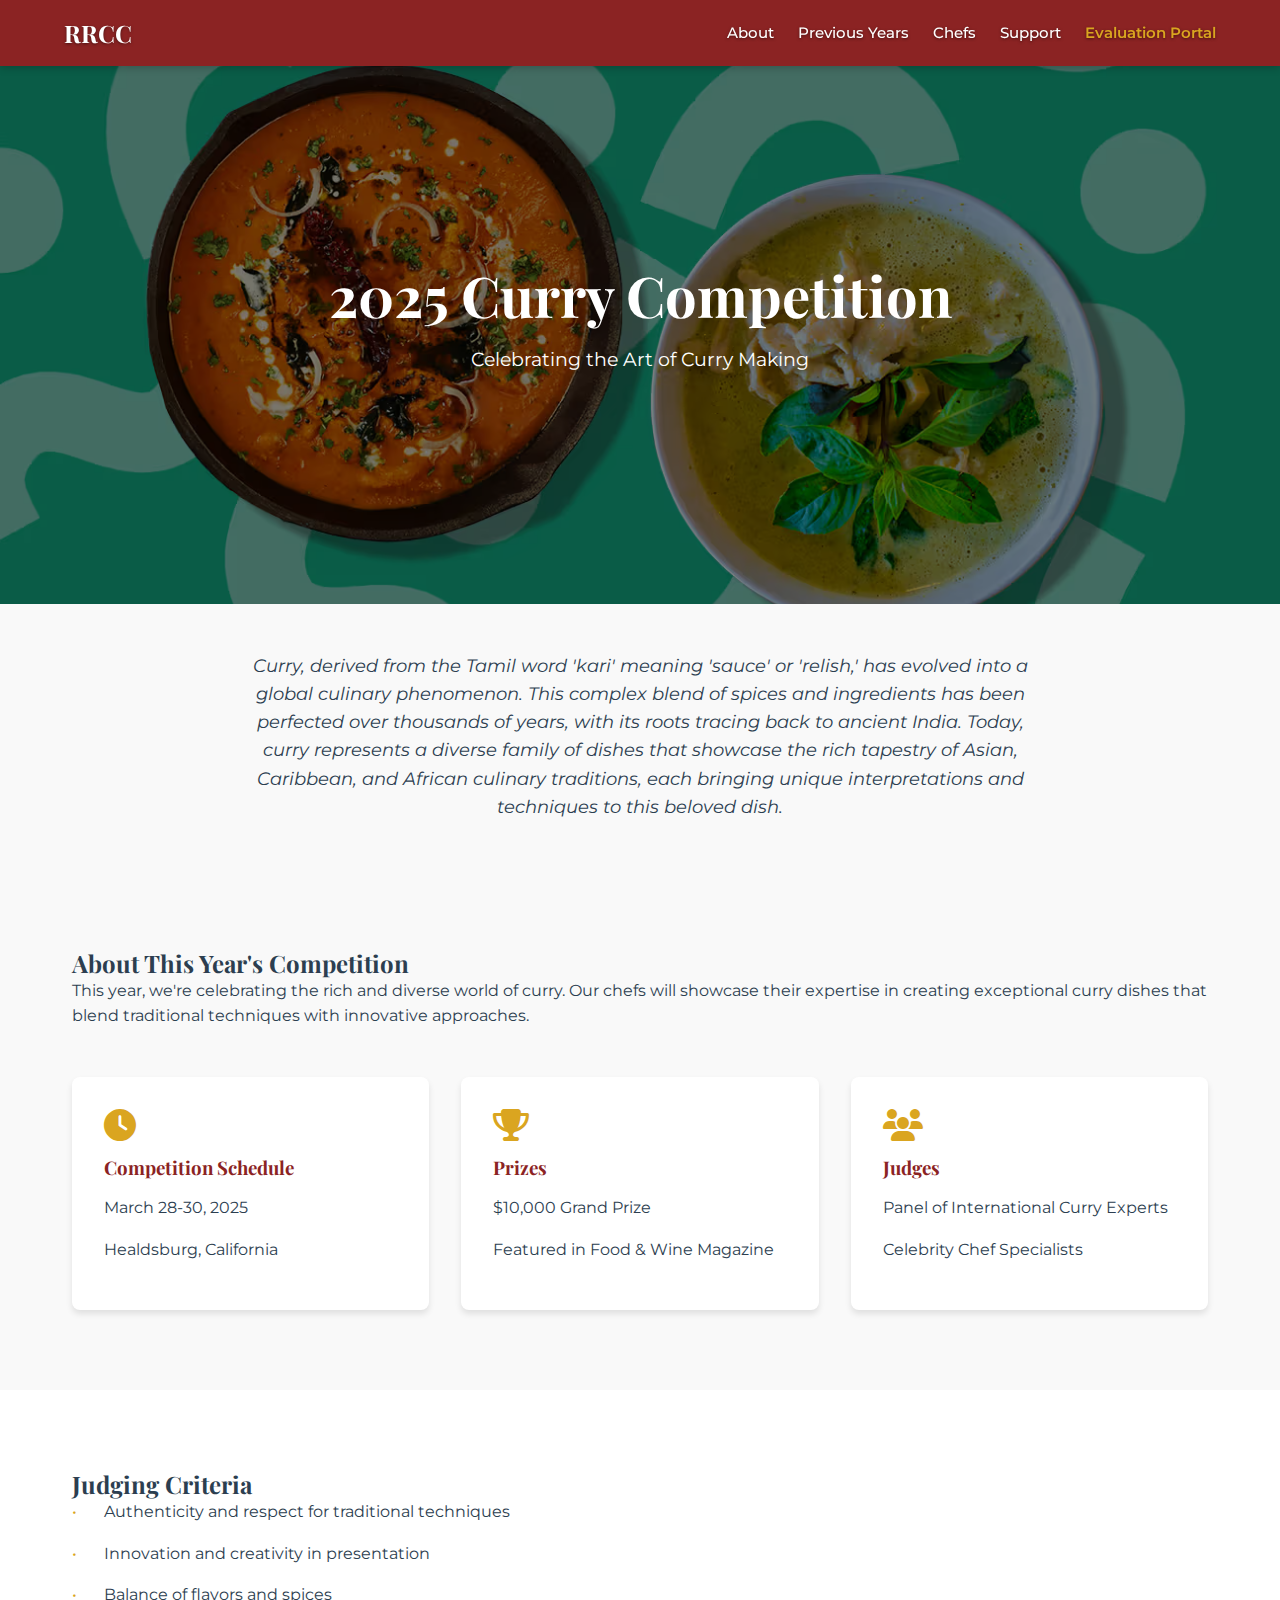
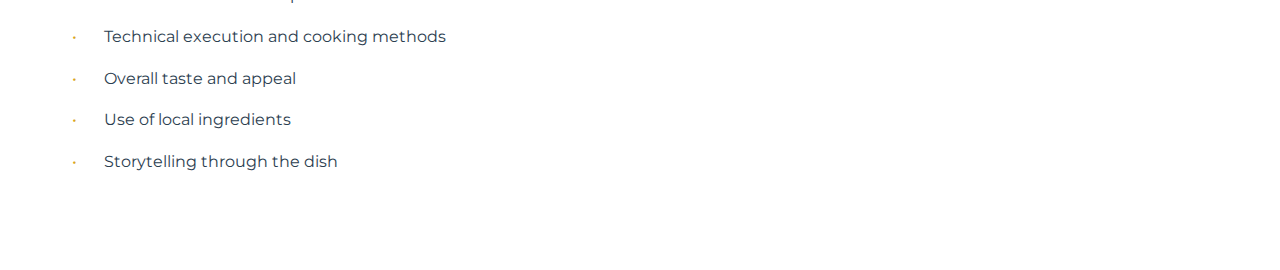
<file: competition.html>
<!DOCTYPE html>
<html lang="en">
<head>
    <meta charset="UTF-8">
    <meta name="viewport" content="width=device-width, initial-scale=1.0">
    <title>2025 Curry Competition - Russian River Cooking Competition</title>
    <link rel="stylesheet" href="css/landing.css">
    <link rel="stylesheet" href="css/header.css">
    <link rel="stylesheet" href="https://fonts.googleapis.com/css2?family=Playfair+Display:wght@400;700&family=Montserrat:wght@400;500;600&family=Caveat&display=swap">
    <link rel="stylesheet" href="https://cdnjs.cloudflare.com/ajax/libs/font-awesome/6.5.1/css/all.min.css">
    <script src="js/header-component.js" defer></script>
    <style>
        .competition-hero {
            background-image: url('images/backgrounds/curry.jpg');
            background-size: cover;
            background-position: center;
            height: 60vh;
            display: flex;
            align-items: center;
            justify-content: center;
            text-align: center;
            color: white;
            position: relative;
        }

        .competition-hero::before {
            content: '';
            position: absolute;
            top: 0;
            left: 0;
            right: 0;
            bottom: 0;
            background: rgba(0, 0, 0, 0.5);
        }

        .competition-hero-content {
            position: relative;
            z-index: 1;
            max-width: 800px;
            padding: 2rem;
        }

        .competition-hero h1 {
            font-family: 'Playfair Display', serif;
            font-size: 3.5rem;
            margin-bottom: 1rem;
        }

        .competition-hero p {
            font-size: 1.2rem;
            margin-bottom: 2rem;
        }

        .competition-details {
            padding: 5rem 0;
            background-color: #f9f9f9;
        }

        .competition-container {
            max-width: 1200px;
            margin: 0 auto;
            padding: 0 2rem;
        }

        .competition-grid {
            display: grid;
            grid-template-columns: repeat(auto-fit, minmax(300px, 1fr));
            gap: 2rem;
            margin-top: 3rem;
        }

        .competition-card {
            background: white;
            padding: 2rem;
            border-radius: 8px;
            box-shadow: 0 4px 6px rgba(0, 0, 0, 0.1);
        }

        .competition-card h3 {
            color: #8B2323;
            font-family: 'Playfair Display', serif;
            margin-bottom: 1rem;
        }

        .competition-card i {
            font-size: 2rem;
            color: #DAA520;
            margin-bottom: 1rem;
        }

        .judging-criteria {
            background-color: white;
            padding: 5rem 0;
        }

        .criteria-list {
            list-style: none;
            padding: 0;
        }

        .criteria-list li {
            margin-bottom: 1rem;
            padding-left: 2rem;
            position: relative;
        }

        .criteria-list li::before {
            content: '•';
            color: #DAA520;
            position: absolute;
            left: 0;
        }

        @media (max-width: 768px) {
            .competition-hero h1 {
                font-size: 2.5rem;
            }
        }

        .curry-background {
            background-color: #f9f9f9;
            padding: 3rem 0;
            text-align: center;
        }

        .curry-background p {
            max-width: 800px;
            margin: 0 auto;
            font-size: 1.1rem;
            line-height: 1.6;
            color: #2c3e50;
            font-style: italic;
        }
    </style>
</head>
<body>
    <header-component></header-component>

    <section class="competition-hero">
        <div class="competition-hero-content">
            <h1>2025 Curry Competition</h1>
            <p>Celebrating the Art of Curry Making</p>
        </div>
    </section>

    <section class="curry-background">
        <div class="competition-container">
            <p>Curry, derived from the Tamil word 'kari' meaning 'sauce' or 'relish,' has evolved into a global culinary phenomenon. This complex blend of spices and ingredients has been perfected over thousands of years, with its roots tracing back to ancient India. Today, curry represents a diverse family of dishes that showcase the rich tapestry of Asian, Caribbean, and African culinary traditions, each bringing unique interpretations and techniques to this beloved dish.</p>
        </div>
    </section>

    <section class="competition-details">
        <div class="competition-container">
            <h2>About This Year's Competition</h2>
            <p>This year, we're celebrating the rich and diverse world of curry. Our chefs will showcase their expertise in creating exceptional curry dishes that blend traditional techniques with innovative approaches.</p>
            
            <div class="competition-grid">
                <div class="competition-card">
                    <i class="fas fa-clock"></i>
                    <h3>Competition Schedule</h3>
                    <p>March 28-30, 2025</p>
                    <p>Healdsburg, California</p>
                </div>
                <div class="competition-card">
                    <i class="fas fa-trophy"></i>
                    <h3>Prizes</h3>
                    <p>$10,000 Grand Prize</p>
                    <p>Featured in Food & Wine Magazine</p>
                </div>
                <div class="competition-card">
                    <i class="fas fa-users"></i>
                    <h3>Judges</h3>
                    <p>Panel of International Curry Experts</p>
                    <p>Celebrity Chef Specialists</p>
                </div>
            </div>
        </div>
    </section>

    <section class="judging-criteria">
        <div class="competition-container">
            <h2>Judging Criteria</h2>
            <ul class="criteria-list">
                <li>Authenticity and respect for traditional techniques</li>
                <li>Innovation and creativity in presentation</li>
                <li>Balance of flavors and spices</li>
                <li>Technical execution and cooking methods</li>
                <li>Overall taste and appeal</li>
                <li>Use of local ingredients</li>
                <li>Storytelling through the dish</li>
            </ul>
        </div>
    </section>
</body>
</html>
</file>
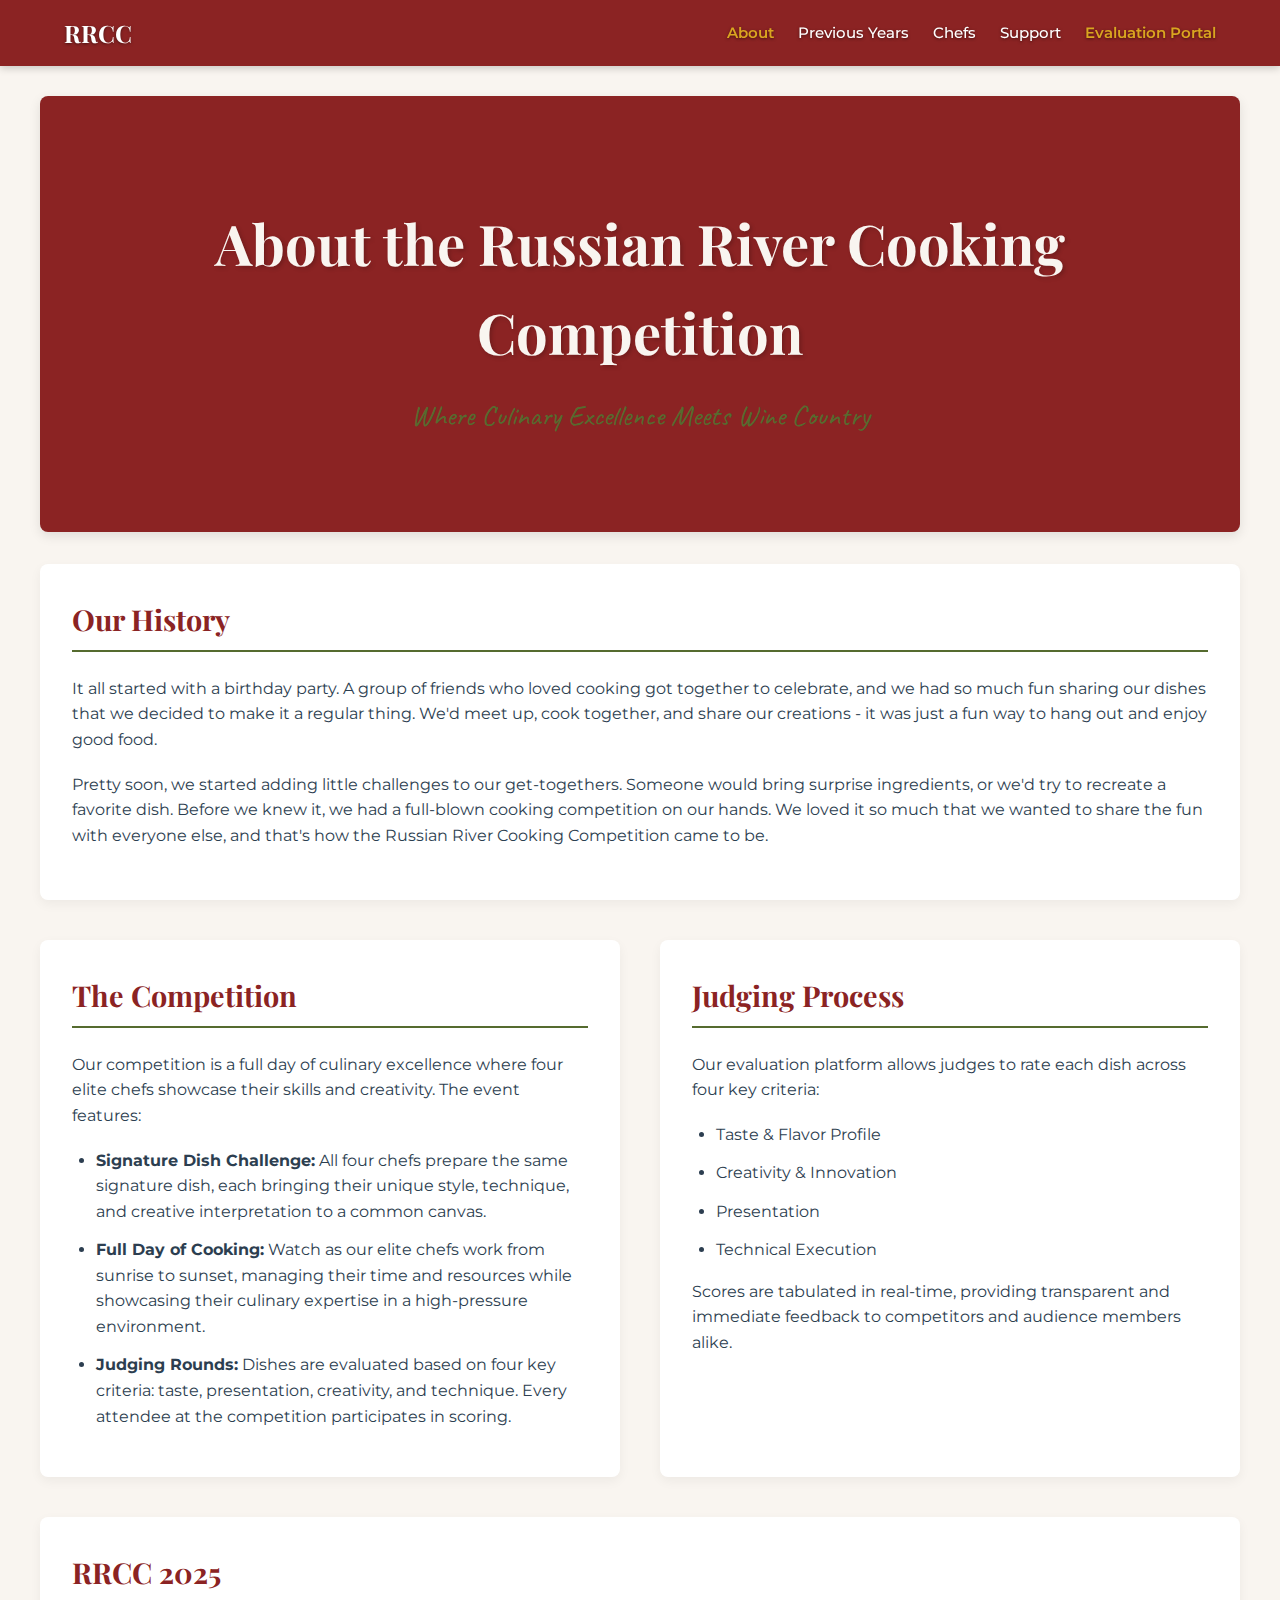
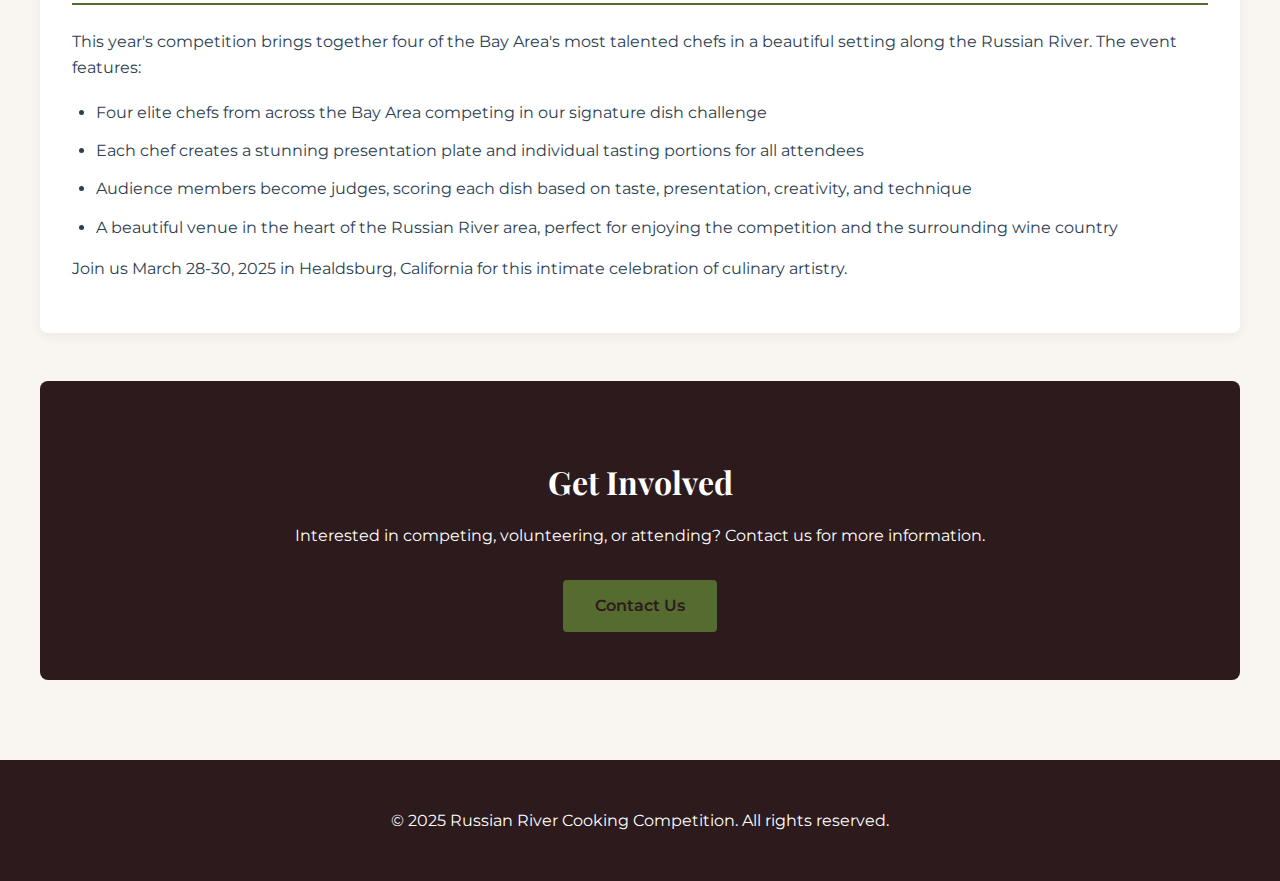
<file: pages/about.html>
<!DOCTYPE html>
<html lang="en">
<head>
    <meta charset="UTF-8">
    <meta name="viewport" content="width=device-width, initial-scale=1.0">
    <title>RRCC2025 - About</title>
    <link rel="stylesheet" href="../css/about.css">
    <link rel="stylesheet" href="../css/header.css">
    <link rel="stylesheet" href="https://fonts.googleapis.com/css2?family=Playfair+Display:wght@400;700&family=Montserrat:wght@400;500;600&family=Caveat&display=swap">
    <script src="../js/header-component.js" defer></script>
</head>
<body>
    <!-- Global Header Component -->
    <header-component></header-component>

    <div class="container">
        <section class="about-hero">
            <h1>About the Russian River Cooking Competition</h1>
            <p class="tagline">Where Culinary Excellence Meets Wine Country</p>
        </section>

        <section class="about-content">
            <div class="about-section">
                <h2>Our History</h2>
                <p>It all started with a birthday party. A group of friends who loved cooking got together to celebrate, and we had so much fun sharing our dishes that we decided to make it a regular thing. We'd meet up, cook together, and share our creations - it was just a fun way to hang out and enjoy good food.</p>
                <p>Pretty soon, we started adding little challenges to our get-togethers. Someone would bring surprise ingredients, or we'd try to recreate a favorite dish. Before we knew it, we had a full-blown cooking competition on our hands. We loved it so much that we wanted to share the fun with everyone else, and that's how the Russian River Cooking Competition came to be.</p>
            </div>

            <div class="about-section">
                <h2>The Competition</h2>
                <p>Our competition is a full day of culinary excellence where four elite chefs showcase their skills and creativity. The event features:</p>
                <ul>
                    <li><strong>Signature Dish Challenge:</strong> All four chefs prepare the same signature dish, each bringing their unique style, technique, and creative interpretation to a common canvas.</li>
                    <li><strong>Full Day of Cooking:</strong> Watch as our elite chefs work from sunrise to sunset, managing their time and resources while showcasing their culinary expertise in a high-pressure environment.</li>
                    <li><strong>Judging Rounds:</strong> Dishes are evaluated based on four key criteria: taste, presentation, creativity, and technique. Every attendee at the competition participates in scoring.</li>
                </ul>
            </div>

            <div class="about-section">
                <h2>Judging Process</h2>
                <p>Our evaluation platform allows judges to rate each dish across four key criteria:</p>
                <ul>
                    <li>Taste & Flavor Profile</li>
                    <li>Creativity & Innovation</li>
                    <li>Presentation</li>
                    <li>Technical Execution</li>
                </ul>
                <p>Scores are tabulated in real-time, providing transparent and immediate feedback to competitors and audience members alike.</p>
            </div>

            <div class="about-section">
                <h2>RRCC 2025</h2>
                <p>This year's competition brings together four of the Bay Area's most talented chefs in a beautiful setting along the Russian River. The event features:</p>
                <ul>
                    <li>Four elite chefs from across the Bay Area competing in our signature dish challenge</li>
                    <li>Each chef creates a stunning presentation plate and individual tasting portions for all attendees</li>
                    <li>Audience members become judges, scoring each dish based on taste, presentation, creativity, and technique</li>
                    <li>A beautiful venue in the heart of the Russian River area, perfect for enjoying the competition and the surrounding wine country</li>
                </ul>
                <p>Join us March 28-30, 2025 in Healdsburg, California for this intimate celebration of culinary artistry.</p>
            </div>
        </section>

        <section class="cta-section">
            <h2>Get Involved</h2>
            <p>Interested in competing, volunteering, or attending? Contact us for more information.</p>
            <a href="contact.html" class="cta-button">Contact Us</a>
        </section>
    </div>

    <footer>
        <p>&copy; 2025 Russian River Cooking Competition. All rights reserved.</p>
    </footer>
</body>
</html>
</file>
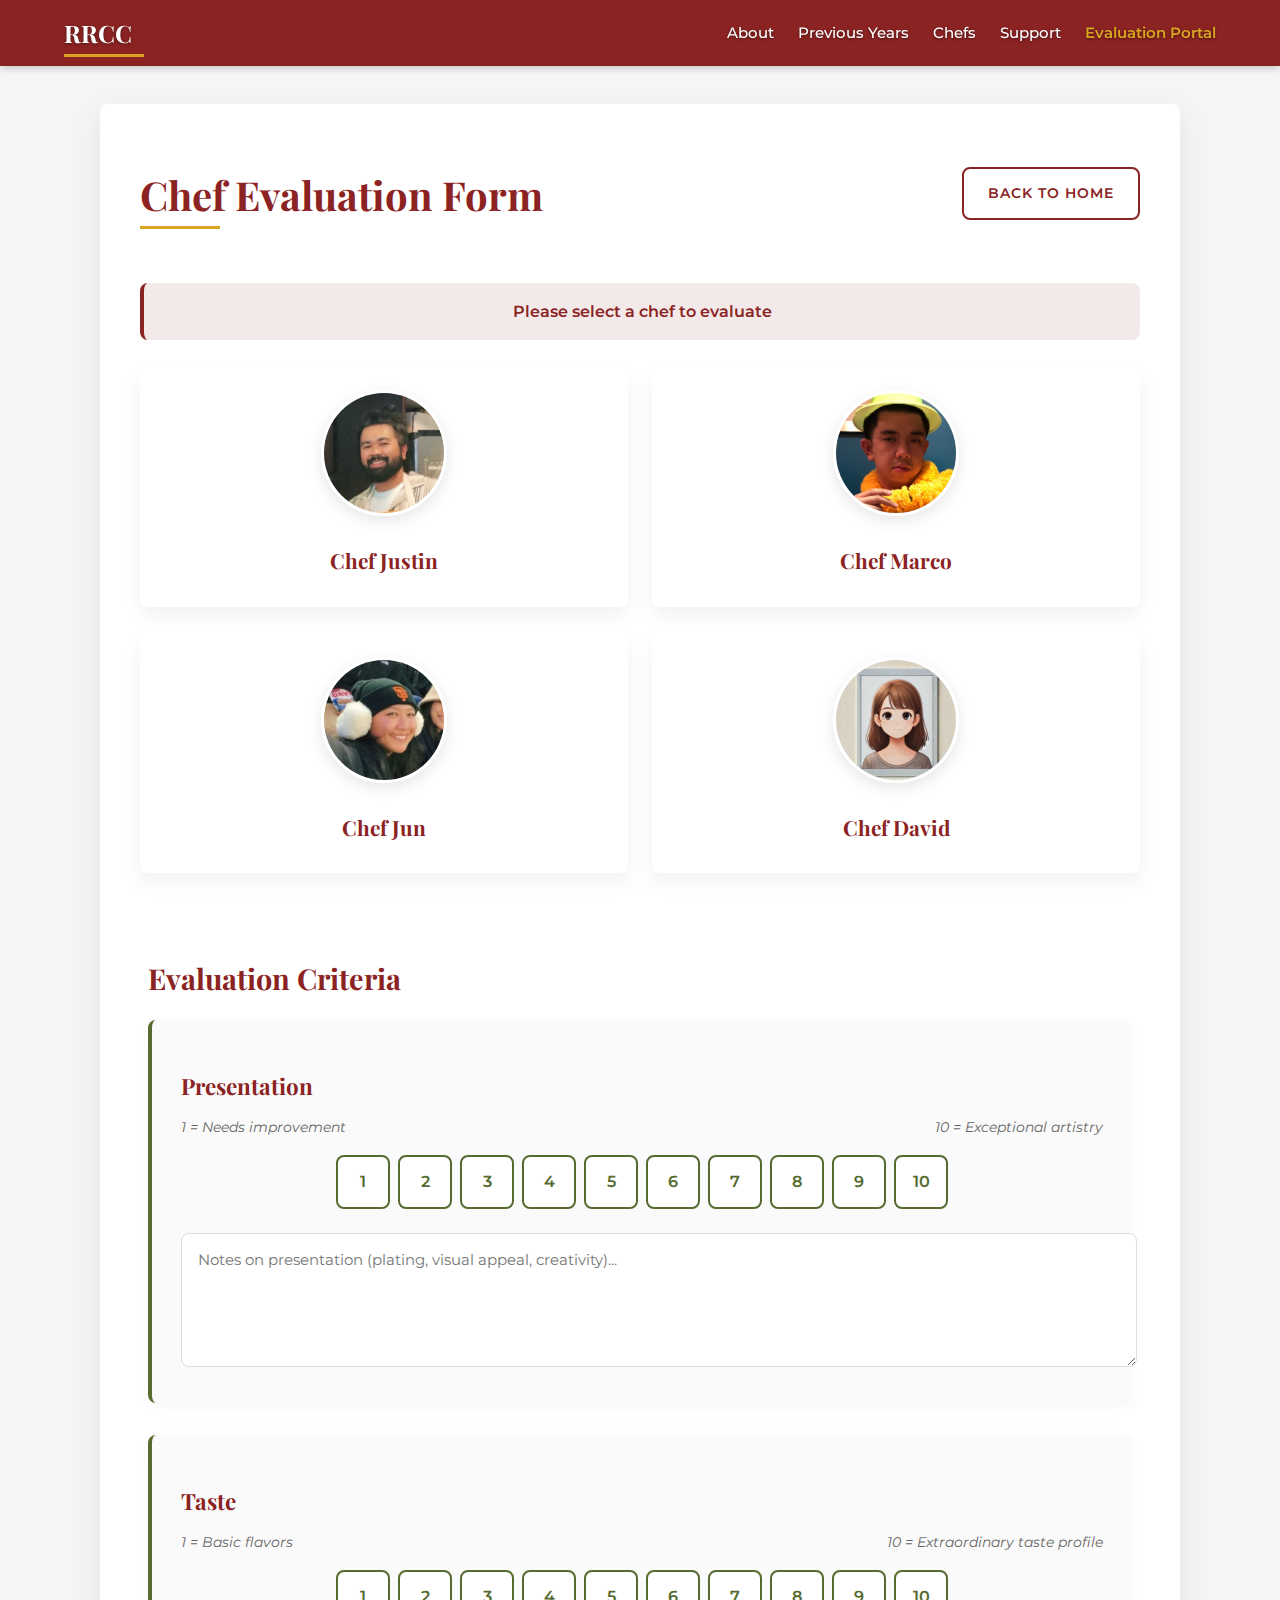
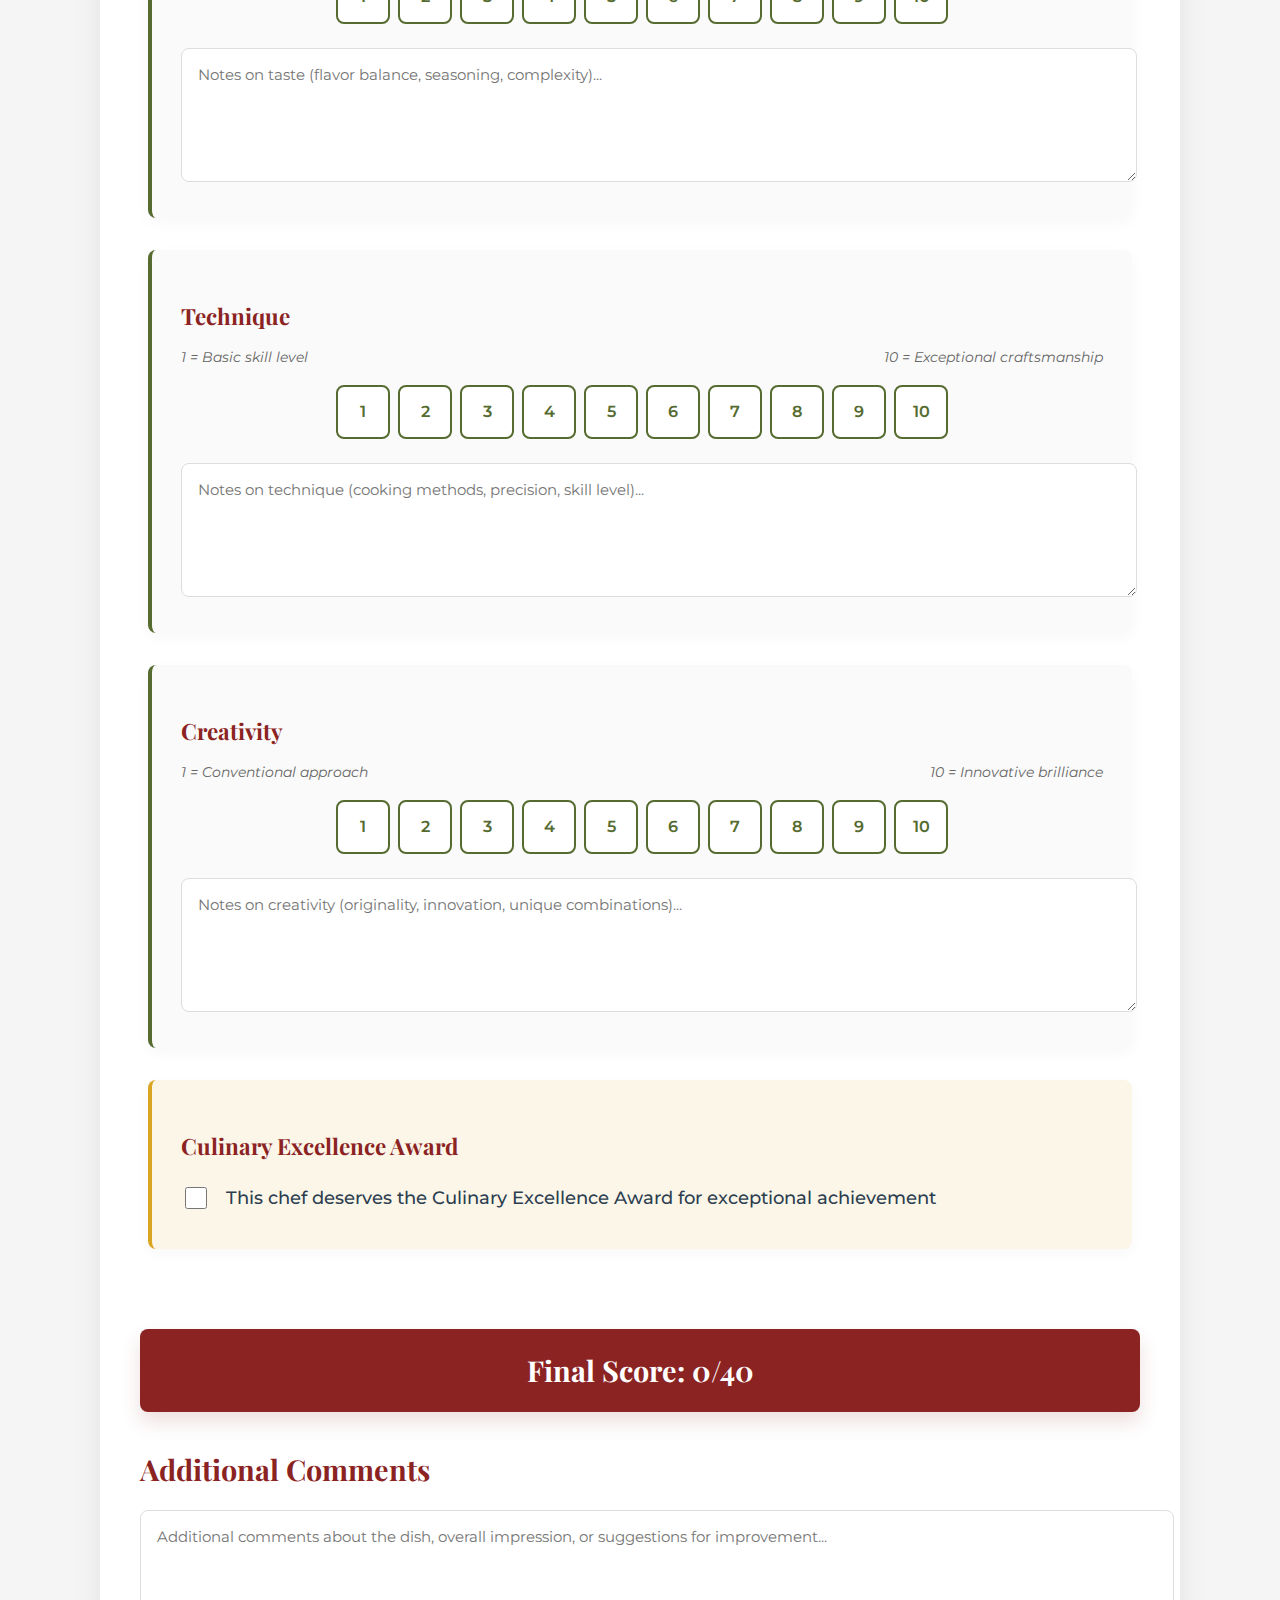
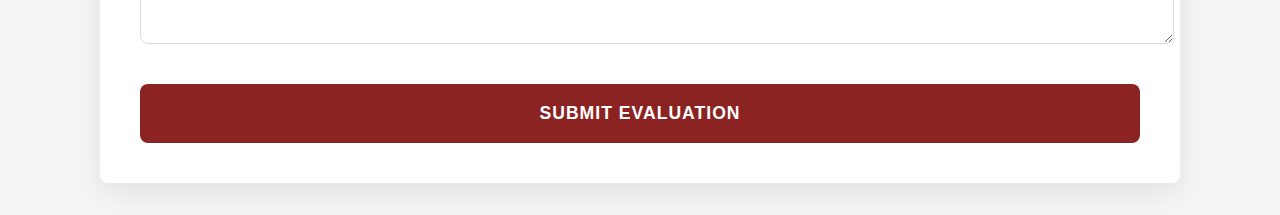
<file: pages/assessment.html>
<!DOCTYPE html>
<html lang="en">
<head>
    <meta charset="UTF-8">
    <meta name="viewport" content="width=device-width, initial-scale=1.0">
    <title>RRCC2025 - Chef Assessment</title>
    <link rel="stylesheet" href="../css/assessment.css">
    <link rel="stylesheet" href="../css/header.css">
    <link rel="stylesheet" href="https://fonts.googleapis.com/css2?family=Playfair+Display:wght@400;700&family=Montserrat:wght@400;500;600&family=Caveat&display=swap">
    <script src="../js/header-component.js" defer></script>
</head>
<body>
    <!-- Global Header Component -->
    <header-component></header-component>

    <div class="container">
        <div class="header">
            <h1>Chef Evaluation Form</h1>
            <a href="../index.html" class="back-btn">Back to Home</a>
        </div>
        <form id="judgingForm">
            <div class="chef-selection">
                <div id="selectedChefStatus" class="selected-chef-status">
                    Please select a chef to evaluate
                </div>
                <div class="chef-grid" id="chefGrid">
                    <!-- Chef cards will be dynamically populated -->
                </div>
                <input type="hidden" id="selectedChefId" name="chefId" required>
                <input type="hidden" id="selectedChefName" name="chefName" required>
            </div>

            <div class="scoring-section">
                <h2>Evaluation Criteria</h2>
                
                <div class="criteria-group">
                    <h3>Presentation</h3>
                    <div class="rating-scale-desc">
                        <span>1 = Needs improvement</span>
                        <span>10 = Exceptional artistry</span>
                    </div>
                    <div class="rating-container">
                        <input type="hidden" id="presentation" name="presentation">
                        <div class="rating-boxes" data-rating-for="presentation">
                            <div class="rating-box" data-value="1">1</div>
                            <div class="rating-box" data-value="2">2</div>
                            <div class="rating-box" data-value="3">3</div>
                            <div class="rating-box" data-value="4">4</div>
                            <div class="rating-box" data-value="5">5</div>
                            <div class="rating-box" data-value="6">6</div>
                            <div class="rating-box" data-value="7">7</div>
                            <div class="rating-box" data-value="8">8</div>
                            <div class="rating-box" data-value="9">9</div>
                            <div class="rating-box" data-value="10">10</div>
                        </div>
                    </div>
                    <textarea name="presentationNotes" placeholder="Notes on presentation (plating, visual appeal, creativity)..."></textarea>
                </div>

                <div class="criteria-group">
                    <h3>Taste</h3>
                    <div class="rating-scale-desc">
                        <span>1 = Basic flavors</span>
                        <span>10 = Extraordinary taste profile</span>
                    </div>
                    <div class="rating-container">
                        <input type="hidden" id="taste" name="taste">
                        <div class="rating-boxes" data-rating-for="taste">
                            <div class="rating-box" data-value="1">1</div>
                            <div class="rating-box" data-value="2">2</div>
                            <div class="rating-box" data-value="3">3</div>
                            <div class="rating-box" data-value="4">4</div>
                            <div class="rating-box" data-value="5">5</div>
                            <div class="rating-box" data-value="6">6</div>
                            <div class="rating-box" data-value="7">7</div>
                            <div class="rating-box" data-value="8">8</div>
                            <div class="rating-box" data-value="9">9</div>
                            <div class="rating-box" data-value="10">10</div>
                        </div>
                    </div>
                    <textarea name="tasteNotes" placeholder="Notes on taste (flavor balance, seasoning, complexity)..."></textarea>
                </div>

                <div class="criteria-group">
                    <h3>Technique</h3>
                    <div class="rating-scale-desc">
                        <span>1 = Basic skill level</span>
                        <span>10 = Exceptional craftsmanship</span>
                    </div>
                    <div class="rating-container">
                        <input type="hidden" id="technique" name="technique">
                        <div class="rating-boxes" data-rating-for="technique">
                            <div class="rating-box" data-value="1">1</div>
                            <div class="rating-box" data-value="2">2</div>
                            <div class="rating-box" data-value="3">3</div>
                            <div class="rating-box" data-value="4">4</div>
                            <div class="rating-box" data-value="5">5</div>
                            <div class="rating-box" data-value="6">6</div>
                            <div class="rating-box" data-value="7">7</div>
                            <div class="rating-box" data-value="8">8</div>
                            <div class="rating-box" data-value="9">9</div>
                            <div class="rating-box" data-value="10">10</div>
                        </div>
                    </div>
                    <textarea name="techniqueNotes" placeholder="Notes on technique (cooking methods, precision, skill level)..."></textarea>
                </div>

                <div class="criteria-group">
                    <h3>Creativity</h3>
                    <div class="rating-scale-desc">
                        <span>1 = Conventional approach</span>
                        <span>10 = Innovative brilliance</span>
                    </div>
                    <div class="rating-container">
                        <input type="hidden" id="creativity" name="creativity">
                        <div class="rating-boxes" data-rating-for="creativity">
                            <div class="rating-box" data-value="1">1</div>
                            <div class="rating-box" data-value="2">2</div>
                            <div class="rating-box" data-value="3">3</div>
                            <div class="rating-box" data-value="4">4</div>
                            <div class="rating-box" data-value="5">5</div>
                            <div class="rating-box" data-value="6">6</div>
                            <div class="rating-box" data-value="7">7</div>
                            <div class="rating-box" data-value="8">8</div>
                            <div class="rating-box" data-value="9">9</div>
                            <div class="rating-box" data-value="10">10</div>
                        </div>
                    </div>
                    <textarea name="creativityNotes" placeholder="Notes on creativity (originality, innovation, unique combinations)..."></textarea>
                </div>

                <div class="criteria-group golden-spoon-section">
                    <h3>Culinary Excellence Award</h3>
                    <div class="checkbox-container">
                        <input type="checkbox" id="goldenSpoon" name="goldenSpoon">
                        <label for="goldenSpoon">This chef deserves the Culinary Excellence Award for exceptional achievement</label>
                    </div>
                </div>
            </div>

            <div class="final-score">
                <h2>Final Score: <span id="totalScore">0</span>/40</h2>
            </div>

            <div class="additional-notes">
                <h2>Additional Comments</h2>
                <textarea name="additionalNotes" placeholder="Additional comments about the dish, overall impression, or suggestions for improvement..."></textarea>
            </div>

            <button type="submit" class="submit-btn">Submit Evaluation</button>
        </form>
    </div>
    <script src="../js/script.js"></script>
</body>
</html>
</file>
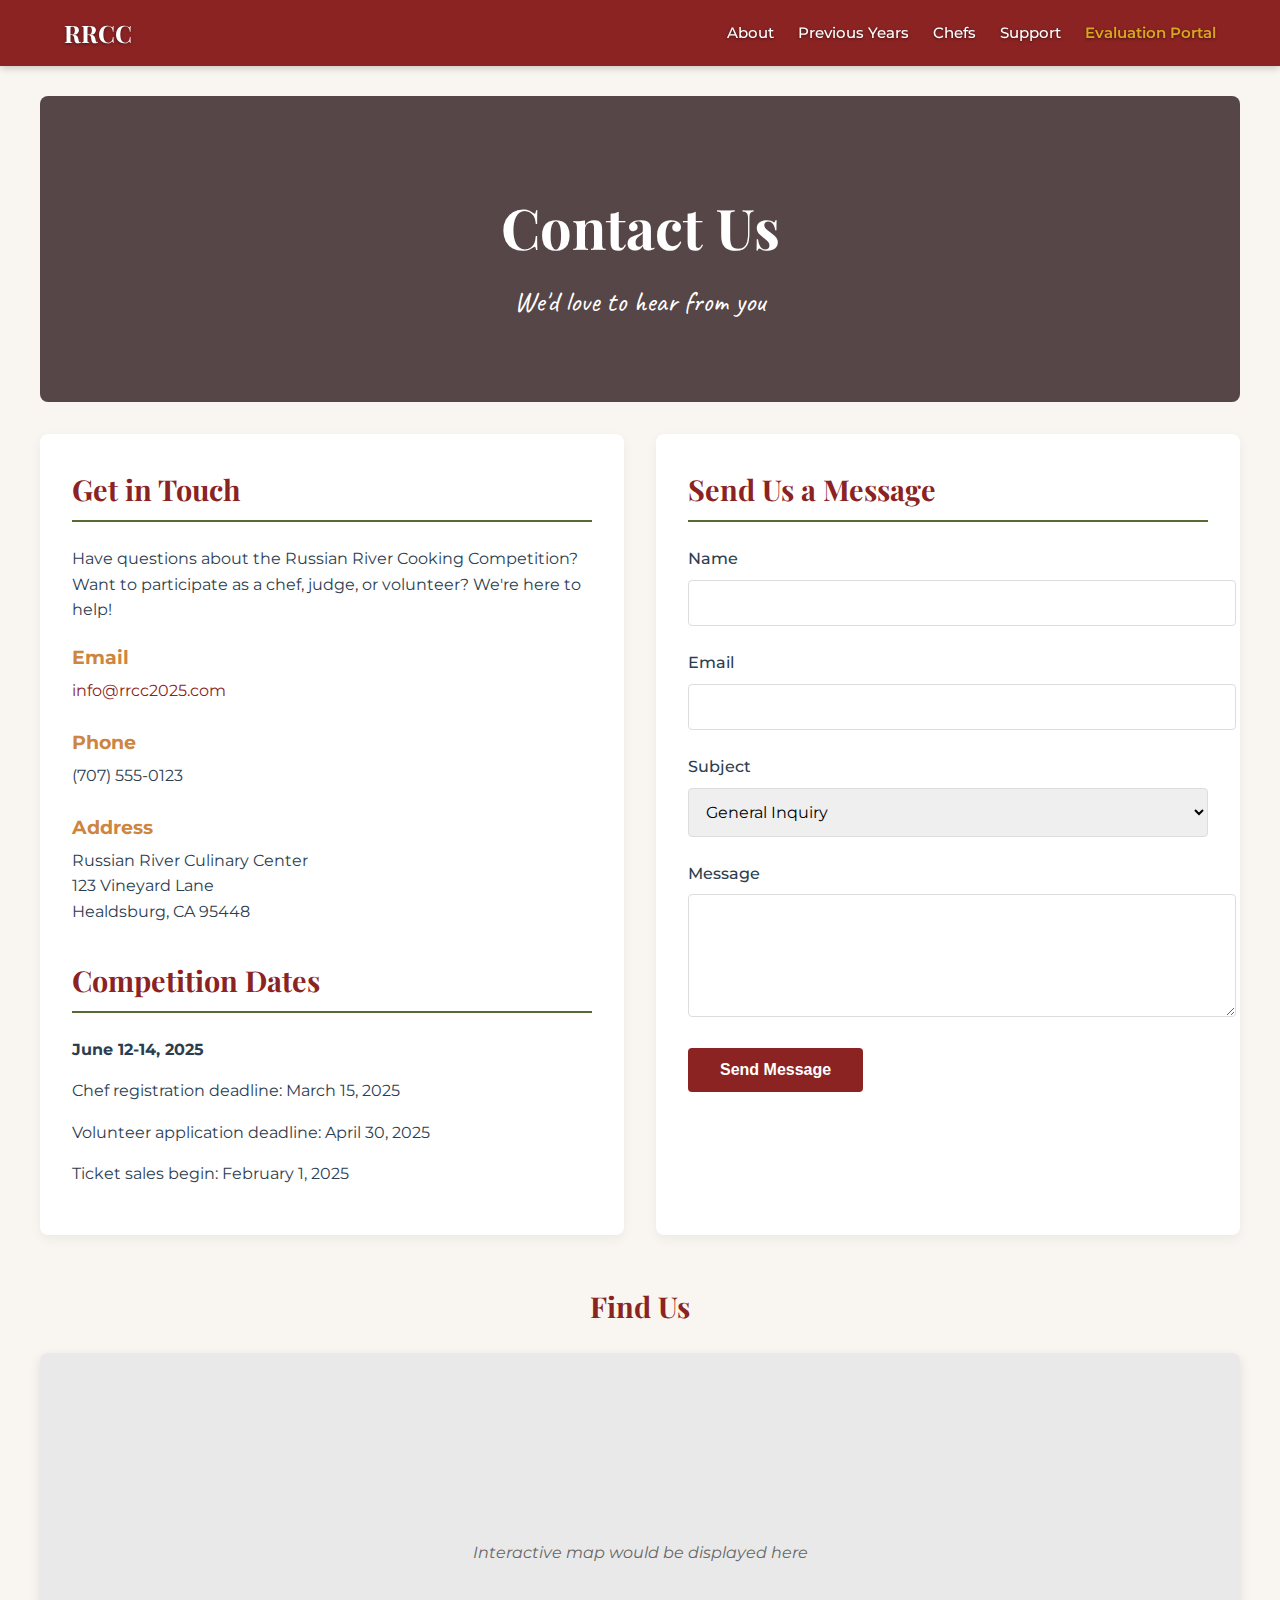
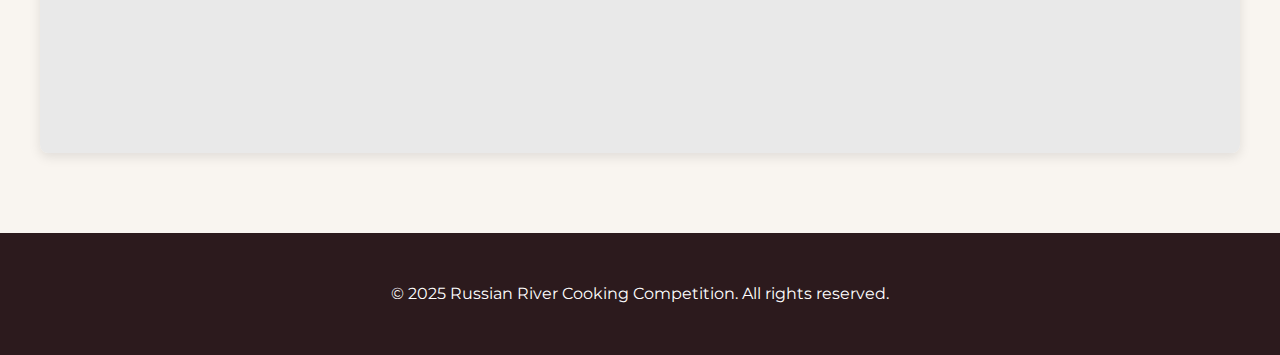
<file: pages/contact.html>
<!DOCTYPE html>
<html lang="en">
<head>
    <meta charset="UTF-8">
    <meta name="viewport" content="width=device-width, initial-scale=1.0">
    <title>RRCC2025 - Contact Us</title>
    <link rel="stylesheet" href="../css/contact.css">
    <link rel="stylesheet" href="../css/header.css">
    <link rel="stylesheet" href="https://fonts.googleapis.com/css2?family=Playfair+Display:wght@400;700&family=Montserrat:wght@400;500;600&family=Caveat&display=swap">
    <script src="../js/header-component.js" defer></script>
</head>
<body>
    <!-- Global Header Component -->
    <header-component></header-component>

    <div class="container">
        <section class="contact-hero">
            <h1>Contact Us</h1>
            <p class="tagline">We'd love to hear from you</p>
        </section>

        <div class="contact-content">
            <div class="contact-info">
                <div class="info-section">
                    <h2>Get in Touch</h2>
                    <p>Have questions about the Russian River Cooking Competition? Want to participate as a chef, judge, or volunteer? We're here to help!</p>
                    
                    <div class="contact-method">
                        <h3>Email</h3>
                        <p><a href="mailto:info@rrcc2025.com">info@rrcc2025.com</a></p>
                    </div>
                    
                    <div class="contact-method">
                        <h3>Phone</h3>
                        <p>(707) 555-0123</p>
                    </div>
                    
                    <div class="contact-method">
                        <h3>Address</h3>
                        <p>
                            Russian River Culinary Center<br>
                            123 Vineyard Lane<br>
                            Healdsburg, CA 95448
                        </p>
                    </div>
                </div>
                
                <div class="info-section">
                    <h2>Competition Dates</h2>
                    <p><strong>June 12-14, 2025</strong></p>
                    <p>Chef registration deadline: March 15, 2025</p>
                    <p>Volunteer application deadline: April 30, 2025</p>
                    <p>Ticket sales begin: February 1, 2025</p>
                </div>
            </div>
            
            <div class="contact-form-container">
                <h2>Send Us a Message</h2>
                <form id="contactForm" class="contact-form">
                    <div class="form-group">
                        <label for="name">Name</label>
                        <input type="text" id="name" name="name" required>
                    </div>
                    
                    <div class="form-group">
                        <label for="email">Email</label>
                        <input type="email" id="email" name="email" required>
                    </div>
                    
                    <div class="form-group">
                        <label for="subject">Subject</label>
                        <select id="subject" name="subject">
                            <option value="general">General Inquiry</option>
                            <option value="chef">Chef Registration</option>
                            <option value="judge">Judging Inquiry</option>
                            <option value="volunteer">Volunteer Information</option>
                            <option value="media">Media/Press</option>
                            <option value="sponsorship">Sponsorship Opportunities</option>
                        </select>
                    </div>
                    
                    <div class="form-group">
                        <label for="message">Message</label>
                        <textarea id="message" name="message" rows="5" required></textarea>
                    </div>
                    
                    <button type="submit" class="submit-btn">Send Message</button>
                </form>
            </div>
        </div>
        
        <section class="map-section">
            <h2>Find Us</h2>
            <div class="map-container">
                <!-- Placeholder for map - in a real implementation, this would be a Google Maps embed or similar -->
                <div class="map-placeholder">
                    <p>Interactive map would be displayed here</p>
                </div>
            </div>
        </section>
    </div>

    <footer>
        <p>&copy; 2025 Russian River Cooking Competition. All rights reserved.</p>
    </footer>

    <script src="../js/contact.js"></script>
</body>
</html>
</file>
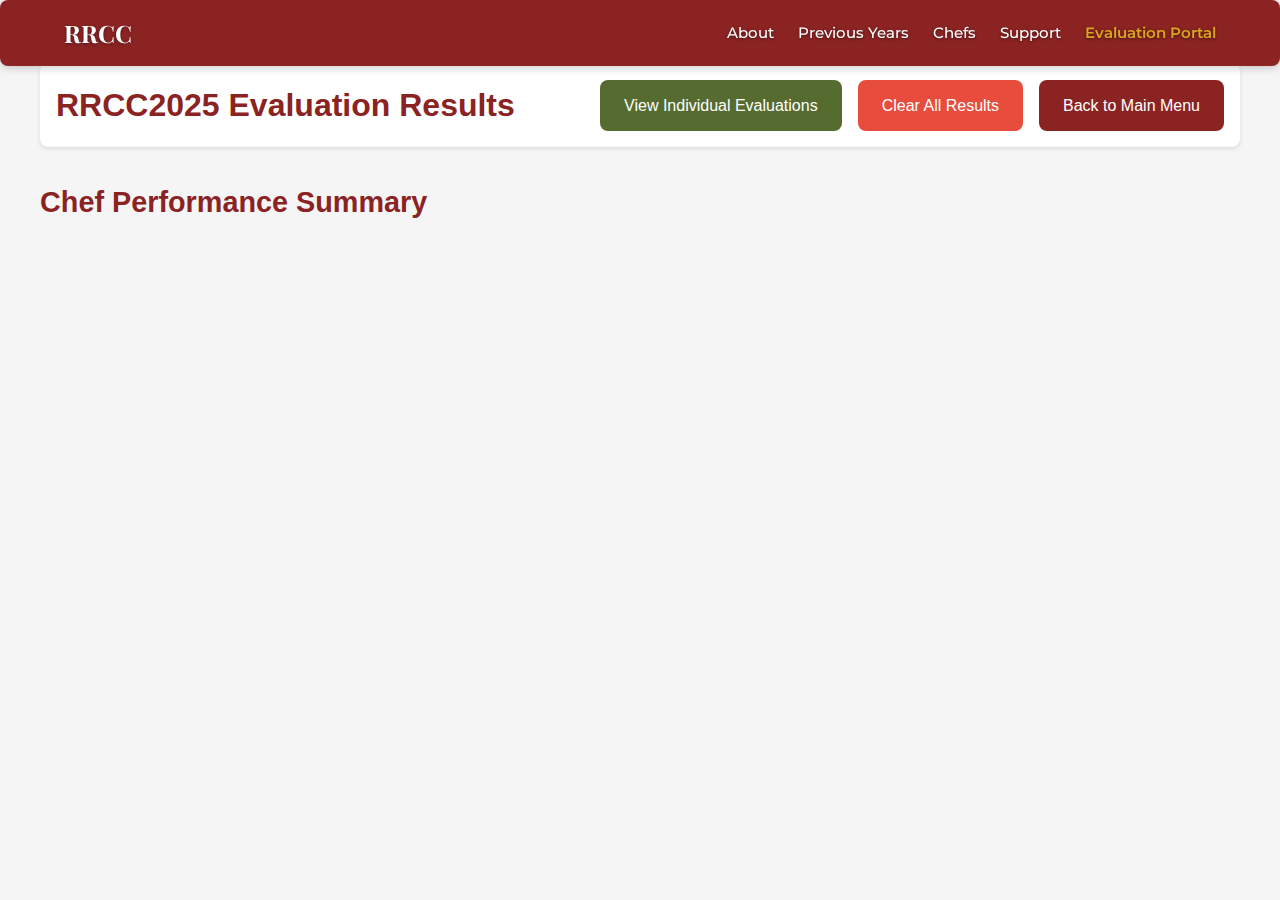
<file: pages/results.html>
<!DOCTYPE html>
<html lang="en">
<head>
    <meta charset="UTF-8">
    <meta name="viewport" content="width=device-width, initial-scale=1.0">
    <title>RRCC2025 - Evaluation Results</title>
    <link rel="stylesheet" href="../css/results.css">
    <link rel="stylesheet" href="../css/header.css">
    <link rel="stylesheet" href="https://fonts.googleapis.com/css2?family=Playfair+Display:wght@400;700&family=Montserrat:wght@400;500;600&family=Caveat&display=swap">
    <script src="../js/header-component.js" defer></script>
</head>
<body>
    <!-- Global Header Component -->
    <header-component></header-component>

    <div class="container">
        <header>
            <h1>RRCC2025 Evaluation Results</h1>
            <div class="actions">
                <a href="evaluations.html" class="action-btn">View Individual Evaluations</a>
                <button id="clearBtn" class="action-btn warning">Clear All Results</button>
                <a href="../index.html" class="action-btn back">Back to Main Menu</a>
            </div>
        </header>

        <div class="chef-summaries" id="chefSummaries">
            <h2>Chef Performance Summary</h2>
            <div class="chef-cards" id="chefCards">
                <!-- Chef summary cards will be populated by JavaScript -->
            </div>
        </div>
    </div>
    <script src="../js/results.js"></script>
</body>
</html>
</file>
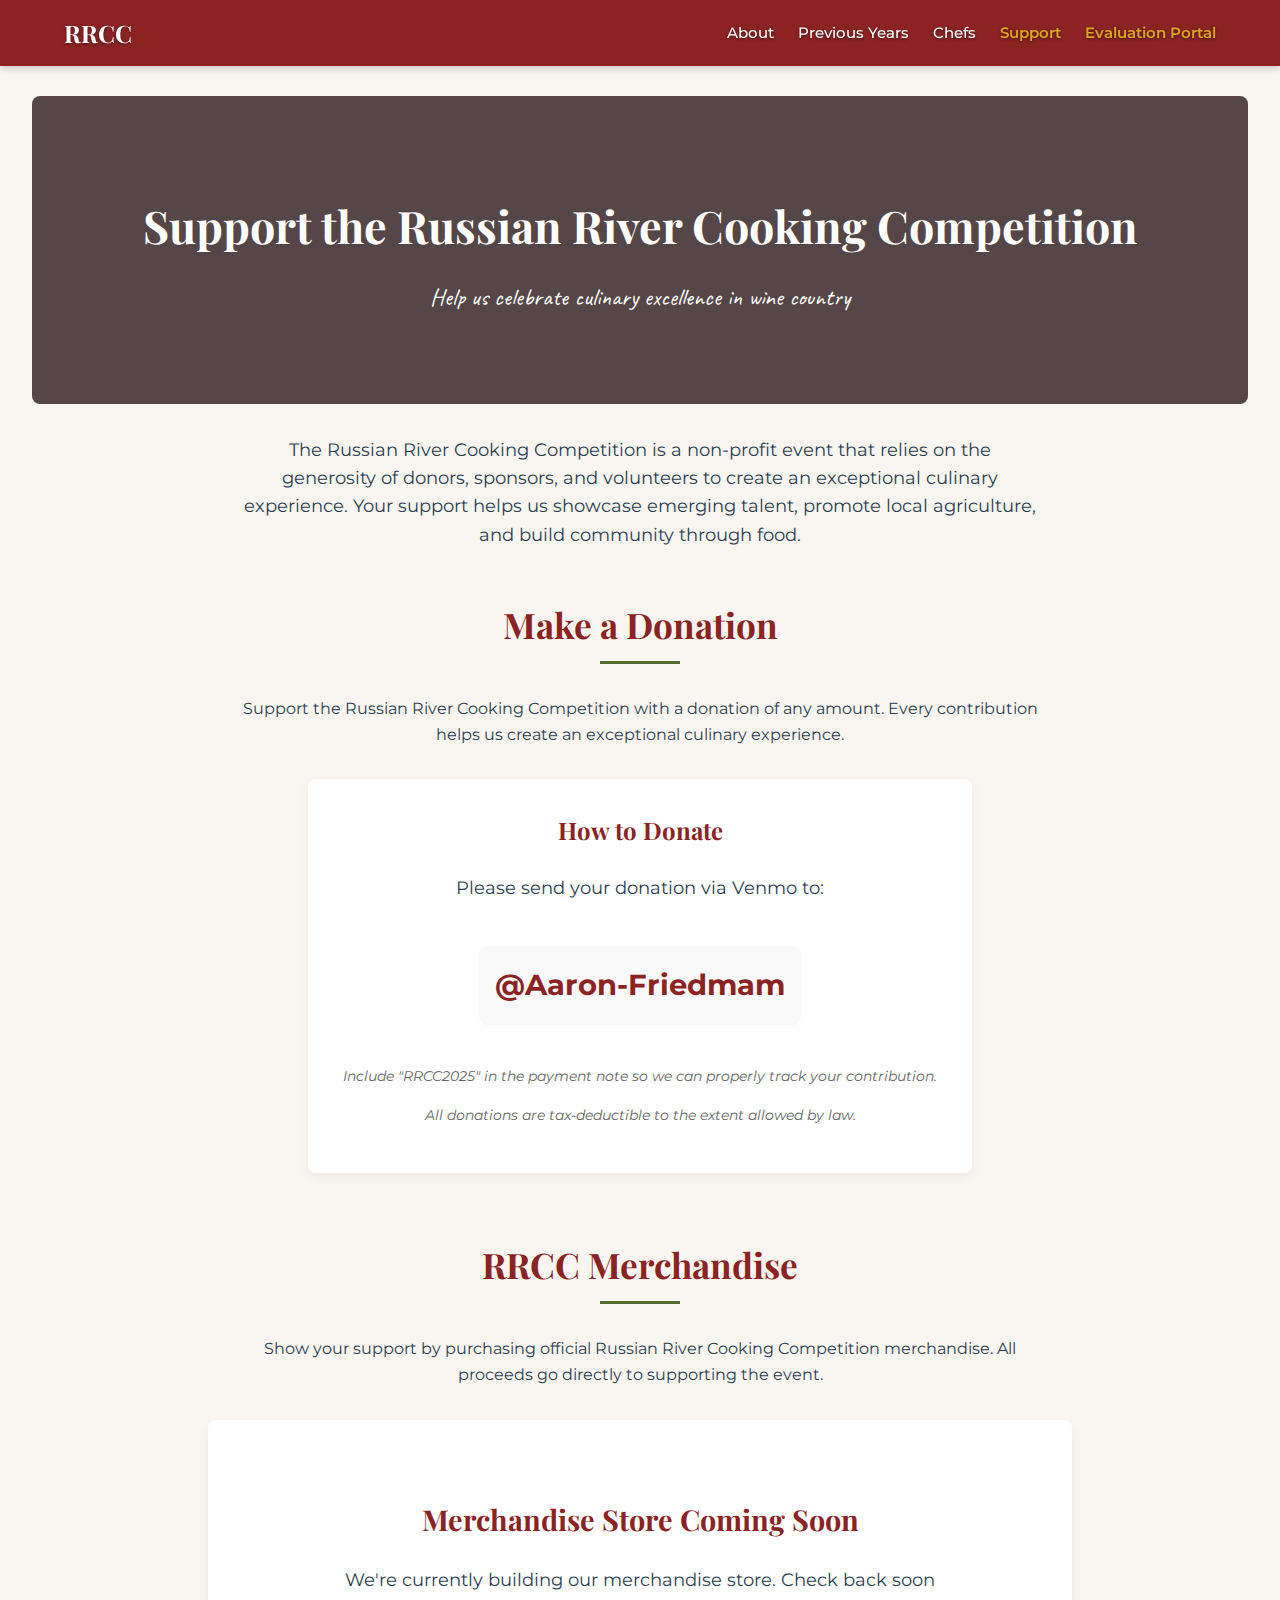
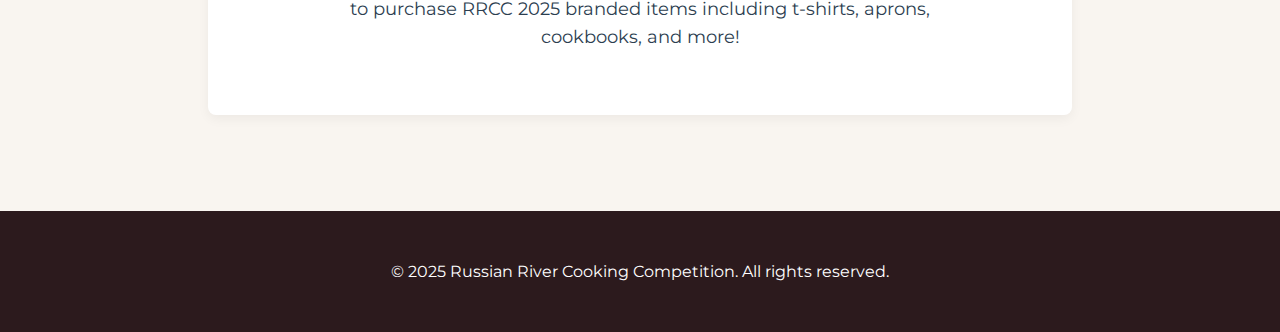
<file: pages/support.html>
<!DOCTYPE html>
<html lang="en">
<head>
    <meta charset="UTF-8">
    <meta name="viewport" content="width=device-width, initial-scale=1.0">
    <title>RRCC2025 - Support Us</title>
    <link rel="stylesheet" href="../css/support.css">
    <link rel="stylesheet" href="../css/header.css">
    <link rel="stylesheet" href="https://fonts.googleapis.com/css2?family=Playfair+Display:wght@400;700&family=Montserrat:wght@400;500;600&family=Caveat&display=swap">
    <script src="../js/header-component.js" defer></script>
</head>
<body>
    <!-- Global Header Component -->
    <header-component></header-component>

    <div class="container">
        <section class="support-hero">
            <h1>Support the Russian River Cooking Competition</h1>
            <p class="tagline">Help us celebrate culinary excellence in wine country</p>
        </section>

        <section class="support-intro">
            <p>The Russian River Cooking Competition is a non-profit event that relies on the generosity of donors, sponsors, and volunteers to create an exceptional culinary experience. Your support helps us showcase emerging talent, promote local agriculture, and build community through food.</p>
        </section>

        <section class="donation-options">
            <h2>Make a Donation</h2>
            <div class="donation-intro">
                <p>Support the Russian River Cooking Competition with a donation of any amount. Every contribution helps us create an exceptional culinary experience.</p>
            </div>
            <div class="donation-form">
                <h3>How to Donate</h3>
                <div class="venmo-info">
                    <p class="venmo-instruction">Please send your donation via Venmo to:</p>
                    <p class="venmo-username">@Aaron-Friedmam</p>
                    <p class="donation-note">Include "RRCC2025" in the payment note so we can properly track your contribution.</p>
                    <p class="donation-note">All donations are tax-deductible to the extent allowed by law.</p>
                </div>
            </div>
        </section>

        <section class="merchandise-section">
            <h2>RRCC Merchandise</h2>
            <p>Show your support by purchasing official Russian River Cooking Competition merchandise. All proceeds go directly to supporting the event.</p>
            
            <div class="merch-under-construction">
                <h3>Merchandise Store Coming Soon</h3>
                <p>We're currently building our merchandise store. Check back soon to purchase RRCC 2025 branded items including t-shirts, aprons, cookbooks, and more!</p>
            </div>
        </section>
    </div>

    <footer>
        <p>&copy; 2025 Russian River Cooking Competition. All rights reserved.</p>
    </footer>

    <script src="../js/support.js"></script>
</body>
</html>
</file>
<file: css/landing.css>
:root {
    --primary-color: #8B2323; /* Rich burgundy (wine country) */
    --secondary-color: #556B2F; /* Olive green (fresh ingredients) */
    --accent-color: #CD853F; /* Warm terracotta (cooking vessels) */
    --background-color: #F5F5F5; /* Crisp white/off-white */
    --text-color: #2c3e50;
    --gold-color: #DAA520; /* Award accent color */
    --border-radius: 8px;
    --box-shadow: 0 2px 4px rgba(0, 0, 0, 0.1);
    --section-padding: 5rem 0;
}

* {
    margin: 0;
    padding: 0;
    box-sizing: border-box;
}

html {
    scroll-behavior: smooth;
}

body {
    font-family: 'Montserrat', sans-serif;
    line-height: 1.6;
    color: var(--text-color);
    background-color: var(--background-color);
    overflow-x: hidden;
}

.container {
    width: 90%;
    max-width: 1200px;
    margin: 0 auto;
    padding: 0 20px;
}

/* Typography */
h1, h2, h3 {
    font-family: 'Playfair Display', serif;
    font-weight: 700;
    line-height: 1.2;
}

p {
    margin-bottom: 1rem;
}

a {
    text-decoration: none;
    color: var(--primary-color);
    transition: all 0.3s ease;
}

a:hover {
    color: var(--gold-color);
}

/* Buttons */
.cta-button {
    display: inline-block;
    background-color: var(--primary-color);
    color: white;
    padding: 0.8rem 2rem;
    border-radius: var(--border-radius);
    font-weight: 600;
    text-transform: uppercase;
    letter-spacing: 1px;
    transition: all 0.3s ease;
    border: 2px solid var(--primary-color);
}

.cta-button:hover {
    background-color: transparent;
    color: var(--primary-color);
    transform: translateY(-3px);
    box-shadow: 0 5px 15px rgba(0, 0, 0, 0.1);
}

.secondary-button {
    display: inline-block;
    background-color: transparent;
    color: var(--primary-color);
    padding: 0.8rem 2rem;
    border-radius: var(--border-radius);
    font-weight: 600;
    text-transform: uppercase;
    letter-spacing: 1px;
    transition: all 0.3s ease;
    border: 2px solid var(--primary-color);
}

.secondary-button:hover {
    background-color: var(--primary-color);
    color: white;
    transform: translateY(-3px);
    box-shadow: 0 5px 15px rgba(0, 0, 0, 0.1);
}

/* Section Styles */
.section-header {
    text-align: center;
    margin-bottom: 3rem;
}

.section-header h2 {
    font-size: 2.5rem;
    color: var(--primary-color);
    margin-bottom: 1rem;
    position: relative;
    display: inline-block;
}

.section-header h2::after {
    content: '';
    position: absolute;
    bottom: -10px;
    left: 50%;
    transform: translateX(-50%);
    width: 80px;
    height: 3px;
    background-color: var(--gold-color);
}

.section-header p {
    font-size: 1.2rem;
    color: #666;
    max-width: 700px;
    margin: 0 auto;
}

.section-header.light h2 {
    color: white;
}

.section-header.light p {
    color: rgba(255, 255, 255, 0.8);
}

/* Hero Section - Modern Split Design */
.hero {
    height: 100vh;
    min-height: 700px;
    background: none;
    display: grid;
    grid-template-columns: 1fr 1fr;
    position: relative;
    color: white;
    overflow: hidden;
}

.hero-carousel {
    position: absolute;
    top: 0;
    right: 0;
    width: 60%;
    height: 100%;
    z-index: 1;
    clip-path: polygon(15% 0, 100% 0, 100% 100%, 0% 100%);
    overflow: hidden;
}

.carousel-container {
    width: 100%;
    height: 100%;
    position: relative;
}

.carousel-slide {
    position: absolute;
    top: 0;
    left: 0;
    width: 100%;
    height: 100%;
    background-size: cover;
    background-position: center;
    opacity: 0;
    transition: opacity 1s ease-in-out, filter 1s ease-in-out;
    background-color: rgba(0, 0, 0, 0.15);
    background-blend-mode: normal;
    filter: brightness(1.05);
}

.carousel-slide.active {
    opacity: 1;
    filter: brightness(1.1);
}

.carousel-indicators {
    position: absolute;
    bottom: 30px;
    right: 30px;
    display: flex;
    gap: 10px;
    z-index: 2;
}

.indicator {
    width: 12px;
    height: 12px;
    border-radius: 50%;
    background-color: rgba(255, 255, 255, 0.5);
    cursor: pointer;
    transition: all 0.3s ease;
}

.indicator.active {
    background-color: var(--gold-color);
    transform: scale(1.2);
}

.hero-overlay {
    position: absolute;
    top: 0;
    left: 0;
    width: 100%;
    height: 100%;
    background: var(--primary-color);
    z-index: 0;
}

.hero-content {
    position: relative;
    z-index: 2;
    max-width: 600px;
    padding: 0 3rem;
    margin-left: 5%;
    display: flex;
    flex-direction: column;
    justify-content: center;
    text-align: left;
    height: 100%;
}

.hero-title {
    font-size: 4.5rem;
    margin-bottom: 1.5rem;
    text-shadow: 0 2px 4px rgba(0, 0, 0, 0.3);
    animation: fadeInLeft 1s ease;
    line-height: 1.1;
}

.hero-tagline {
    font-family: 'Caveat', cursive;
    font-size: 1.8rem;
    margin-bottom: 2rem;
    text-shadow: 0 2px 4px rgba(0, 0, 0, 0.3), 0 0 10px rgba(218, 165, 32, 0.3);
    animation: fadeInLeft 1s ease 0.2s;
    animation-fill-mode: both;
    max-width: 500px;
    color: var(--gold-color);
    transform: rotate(-1deg);
    position: relative;
    display: inline-block;
}

.hero-cta {
    animation: fadeInLeft 1s ease 0.4s;
    animation-fill-mode: both;
}

.hero-date {
    font-size: 1.4rem;
    margin-bottom: 1.5rem;
    text-shadow: 0 2px 4px rgba(0, 0, 0, 0.3);
    font-weight: 600;
    position: relative;
    display: inline-block;
    padding-bottom: 0.5rem;
}

.hero-date::after {
    content: '';
    position: absolute;
    bottom: 0;
    left: 0;
    width: 80px;
    height: 3px;
    background-color: var(--gold-color);
}

/* Modern Button Styles */
.hero-cta .cta-button {
    display: inline-block;
    background-color: transparent;
    color: white;
    padding: 1rem 2.5rem;
    border-radius: 50px;
    font-weight: 600;
    text-transform: uppercase;
    letter-spacing: 2px;
    font-size: 0.9rem;
    transition: all 0.3s ease;
    border: 2px solid var(--gold-color);
    position: relative;
    box-shadow: 0 5px 15px rgba(0, 0, 0, 0.1);
}

/* Pulse animation for CTA button */
@keyframes pulse {
    0% {
        box-shadow: 0 0 0 0 rgba(212, 177, 106, 0.7);
    }
    70% {
        box-shadow: 0 0 0 15px rgba(212, 177, 106, 0);
    }
    100% {
        box-shadow: 0 0 0 0 rgba(212, 177, 106, 0);
    }
}

.hero-cta .cta-button.pulse-attention {
    animation: pulse 1.5s ease-in-out;
}

/* Enhanced About Section */
.about-section {
    padding: var(--section-padding);
    background-color: white;
    position: relative;
    overflow: hidden;
}

.about-section::before {
    content: '';
    position: absolute;
    top: -100px;
    right: -100px;
    width: 300px;
    height: 300px;
    border-radius: 50%;
    background-color: rgba(157, 78, 78, 0.05);
    z-index: 0;
}

.about-section::after {
    content: '';
    position: absolute;
    bottom: -100px;
    left: -100px;
    width: 250px;
    height: 250px;
    border-radius: 50%;
    background-color: rgba(212, 177, 106, 0.05);
    z-index: 0;
}

.about-grid {
    display: grid;
    grid-template-columns: repeat(auto-fit, minmax(250px, 1fr));
    gap: 2rem;
    margin-bottom: 3rem;
    position: relative;
    z-index: 1;
}

.about-card {
    background-color: white;
    padding: 2.5rem 2rem;
    border-radius: var(--border-radius);
    box-shadow: 0 10px 30px rgba(0, 0, 0, 0.05);
    text-align: center;
    transition: all 0.4s cubic-bezier(0.165, 0.84, 0.44, 1);
    border: none;
    position: relative;
    overflow: hidden;
}

.about-card::before {
    content: '';
    position: absolute;
    top: 0;
    left: 0;
    width: 5px;
    height: 0;
    background-color: var(--gold-color);
    transition: height 0.4s ease;
}

.about-card:hover {
    transform: translateY(-15px);
    box-shadow: 0 20px 40px rgba(0, 0, 0, 0.1);
}

.about-card:hover::before {
    height: 100%;
}

.about-icon {
    font-size: 3.5rem;
    margin-bottom: 1.5rem;
    transition: transform 0.4s ease;
}

.about-card:hover .about-icon {
    transform: scale(1.1);
}

.about-card h3 {
    font-size: 1.5rem;
    margin-bottom: 1rem;
    color: var(--primary-color);
}

.about-cta {
    text-align: center;
    margin-top: 2rem;
}

/* Enhanced Highlights Section */
.highlights-section {
    padding: var(--section-padding);
    background-color: var(--primary-color);
    background-image: linear-gradient(135deg, var(--primary-color) 0%, #7a2828 100%);
    color: white;
    position: relative;
    overflow: hidden;
}

.highlights-section::before {
    content: '';
    position: absolute;
    top: 0;
    right: 0;
    width: 100%;
    height: 100%;
    background-image: url('data:image/svg+xml;utf8,<svg width="20" height="20" viewBox="0 0 20 20" xmlns="http://www.w3.org/2000/svg"><circle cx="2" cy="2" r="1" fill="rgba(255,255,255,0.05)"/></svg>');
    background-size: 20px 20px;
    opacity: 0.5;
}

.highlights-timeline {
    max-width: 800px;
    margin: 0 auto;
    position: relative;
}

.highlights-timeline::before {
    content: '';
    position: absolute;
    top: 0;
    bottom: 0;
    left: 50px;
    width: 3px;
    background-color: var(--gold-color);
    background-image: linear-gradient(to bottom, var(--gold-color), rgba(212, 177, 106, 0.5));
}

.timeline-item {
    display: flex;
    margin-bottom: 4rem;
    position: relative;
}

.timeline-number {
    width: 100px;
    height: 100px;
    background-color: var(--gold-color);
    background-image: linear-gradient(135deg, var(--gold-color) 0%, #e6c687 100%);
    border-radius: 50%;
    display: flex;
    align-items: center;
    justify-content: center;
    font-family: 'Playfair Display', serif;
    font-size: 2rem;
    font-weight: 700;
    color: white;
    flex-shrink: 0;
    z-index: 1;
    box-shadow: 0 10px 25px rgba(0, 0, 0, 0.2);
    position: relative;
}

.timeline-content {
    margin-left: 2rem;
    background-color: rgba(255, 255, 255, 0.1);
    backdrop-filter: blur(5px);
    -webkit-backdrop-filter: blur(5px);
    padding: 2.5rem;
    border-radius: var(--border-radius);
    flex-grow: 1;
    box-shadow: 0 10px 30px rgba(0, 0, 0, 0.1);
    border-left: 3px solid var(--gold-color);
}

.timeline-content h3 {
    font-size: 1.5rem;
    margin-bottom: 1rem;
    color: var(--gold-color);
}

/* Featured Chefs Section */
.featured-section {
    padding: 5rem 0;
    background-color: var(--background-color);
    text-align: center;
}

.section-title {
    font-family: 'Playfair Display', serif;
    font-size: 2.5rem;
    color: var(--primary-color);
    margin-bottom: 1rem;
    position: relative;
    display: inline-block;
}

.section-title::after {
    content: '';
    position: absolute;
    bottom: -10px;
    left: 50%;
    transform: translateX(-50%);
    width: 80px;
    height: 3px;
    background-color: var(--gold-color);
}

.section-description {
    max-width: 700px;
    margin: 0 auto 3rem;
    font-size: 1.1rem;
    color: var(--text-color);
}

.featured-chefs {
    display: flex;
    justify-content: center;
    gap: 2.5rem;
    margin-bottom: 3rem;
    flex-wrap: wrap;
}

.featured-chef {
    width: 280px;
    background-color: white;
    border-radius: var(--border-radius);
    overflow: hidden;
    box-shadow: 0 10px 20px rgba(0, 0, 0, 0.05);
    transition: all 0.4s cubic-bezier(0.165, 0.84, 0.44, 1);
}

.featured-chef:first-child {
    border: 3px solid var(--gold-color);
    box-shadow: 0 10px 25px rgba(218, 165, 32, 0.2);
}

.featured-chef:hover {
    transform: translateY(-10px);
    box-shadow: 0 15px 30px rgba(0, 0, 0, 0.1);
}

.featured-chef:first-child:hover {
    box-shadow: 0 15px 30px rgba(218, 165, 32, 0.3);
}

.chef-image {
    width: 100%;
    height: 280px;
    object-fit: cover;
    transition: transform 0.5s ease;
}

.featured-chef:hover .chef-image {
    transform: scale(1.05);
}

.chef-info {
    padding: 1.5rem;
    text-align: center;
}

.chef-info h3 {
    font-family: 'Playfair Display', serif;
    font-size: 1.5rem;
    color: var(--primary-color);
    margin-bottom: 0.5rem;
}

.chef-title {
    color: var(--secondary-color);
    font-weight: 600;
    font-style: italic;
}

.btn-primary {
    display: inline-block;
    background-color: var(--primary-color);
    color: white;
    padding: 1rem 2rem;
    border-radius: var(--border-radius);
    text-decoration: none;
    font-weight: 600;
    transition: all 0.3s ease;
    text-transform: uppercase;
    letter-spacing: 1px;
}

.btn-primary:hover {
    background-color: #7a1e1e;
    transform: translateY(-3px);
    box-shadow: 0 10px 20px rgba(139, 35, 35, 0.2);
}

@media (max-width: 992px) {
    .featured-chefs {
        gap: 1.5rem;
    }
    
    .featured-chef {
        width: 250px;
    }
    
    .chef-image {
        height: 250px;
    }
}

@media (max-width: 768px) {
    .featured-chefs {
        flex-direction: column;
        align-items: center;
    }
    
    .featured-chef {
        width: 100%;
        max-width: 350px;
    }
    
    .section-title {
        font-size: 2rem;
    }
}

/* Footer */
.site-footer {
    background-color: #1a1a1a;
    color: #ccc;
    padding: 4rem 0 2rem;
}

.footer-grid {
    display: grid;
    grid-template-columns: repeat(auto-fit, minmax(250px, 1fr));
    gap: 3rem;
    margin-bottom: 3rem;
}

.footer-brand h2 {
    font-size: 2rem;
    color: white;
    margin-bottom: 1rem;
}

.footer-brand span {
    color: var(--gold-color);
}

.footer-brand p {
    line-height: 1.8;
}

.footer-links h3,
.footer-contact h3,
.footer-social h3 {
    color: white;
    font-size: 1.2rem;
    margin-bottom: 1.5rem;
    position: relative;
    padding-bottom: 0.5rem;
}

.footer-links h3::after,
.footer-contact h3::after,
.footer-social h3::after {
    content: '';
    position: absolute;
    bottom: 0;
    left: 0;
    width: 50px;
    height: 2px;
    background-color: var(--gold-color);
}

.footer-links ul {
    list-style: none;
}

.footer-links li {
    margin-bottom: 0.8rem;
}

.footer-links a {
    color: #ccc;
    transition: all 0.3s ease;
}

.footer-links a:hover {
    color: var(--gold-color);
    padding-left: 5px;
}

.footer-contact p {
    margin-bottom: 1rem;
    line-height: 1.8;
}

.footer-contact a {
    color: var(--gold-color);
}

.social-icons {
    display: flex;
    gap: 1rem;
}

.social-icon {
    display: flex;
    align-items: center;
    justify-content: center;
    width: 40px;
    height: 40px;
    background-color: rgba(255, 255, 255, 0.1);
    border-radius: 50%;
    color: white;
    transition: all 0.3s ease;
}

.social-icon:hover {
    background-color: var(--gold-color);
    color: white;
    transform: translateY(-3px);
}

.footer-bottom {
    text-align: center;
    padding-top: 2rem;
    border-top: 1px solid rgba(255, 255, 255, 0.1);
}

/* Animation for elements coming into view */
.about-card, .timeline-item, .chef-card {
    opacity: 0;
    transform: translateY(30px);
    transition: opacity 0.8s ease, transform 0.8s ease;
}

.about-card.animate, .timeline-item.animate, .chef-card.animate {
    opacity: 1;
    transform: translateY(0);
}

/* Stagger the animations */
.about-card:nth-child(2) { transition-delay: 0.2s; }
.about-card:nth-child(3) { transition-delay: 0.4s; }
.about-card:nth-child(4) { transition-delay: 0.6s; }

.timeline-item:nth-child(2) { transition-delay: 0.2s; }
.timeline-item:nth-child(3) { transition-delay: 0.4s; }

.chef-card:nth-child(2) { transition-delay: 0.2s; }
.chef-card:nth-child(3) { transition-delay: 0.4s; }
.chef-card:nth-child(4) { transition-delay: 0.6s; }

/* Animations */
@keyframes fadeInLeft {
    from {
        opacity: 0;
        transform: translateX(-30px);
    }
    to {
        opacity: 1;
        transform: translateX(0);
    }
}

/* New Animations */
@keyframes fadeInDown {
    from {
        opacity: 0;
        transform: translateY(-30px);
    }
    to {
        opacity: 1;
        transform: translateY(0);
    }
}

@keyframes fadeInUp {
    from {
        opacity: 0;
        transform: translateY(30px);
    }
    to {
        opacity: 1;
        transform: translateY(0);
    }
}

/* Responsive Styles */
@media (max-width: 992px) {
    .hero {
        grid-template-columns: 1fr;
    }
    
    .hero-carousel {
        width: 100%;
        clip-path: none;
        opacity: 0.2;
    }
    
    .carousel-indicators {
        bottom: 20px;
        right: 50%;
        transform: translateX(50%);
    }
    
    .hero-content {
        text-align: center;
        margin: 0 auto;
        padding: 0 2rem;
    }
    
    .hero-date::after {
        left: 50%;
        transform: translateX(-50%);
    }
    
    .hero-title {
        font-size: 3.5rem;
    }
    
    .hero-date {
        font-size: 1.2rem;
    }
}

@media (max-width: 768px) {
    .section-header h2 {
        font-size: 2rem;
    }
    
    .hero-title {
        font-size: 2.8rem;
    }
    
    .hero-date {
        font-size: 1.1rem;
    }
    
    .hero-tagline {
        font-size: 1.6rem;
    }
    
    .highlights-timeline::before {
        left: 30px;
    }
    
    .timeline-number {
        width: 60px;
        height: 60px;
        font-size: 1.5rem;
    }
}

@media (max-width: 576px) {
    .hero-title {
        font-size: 2.2rem;
    }
    
    .hero-date {
        font-size: 1rem;
    }
    
    .hero-tagline {
        font-size: 1.4rem;
    }
    
    .timeline-content {
        padding: 1.5rem;
    }
}

/* Responsive adjustments for chef cards */
@media (max-width: 1200px) {
    .chefs-carousel {
        grid-template-columns: repeat(2, 1fr);
    }
}

@media (max-width: 576px) {
    .chefs-carousel {
        grid-template-columns: 1fr;
    }
}
</file>
<file: css/header.css>
/* Global Header Styles */
:root {
    --primary-color: #8B2323; /* Rich burgundy (wine country) */
    --secondary-color: #556B2F; /* Olive green (fresh ingredients) */
    --accent-color: #CD853F; /* Warm terracotta (cooking vessels) */
    --background-color: #F5F5F5; /* Crisp white/off-white */
    --text-color: #2c3e50;
    --gold-color: #DAA520; /* Award accent color */
    --border-radius: 8px;
    --box-shadow: 0 2px 4px rgba(0, 0, 0, 0.1);
    --header-text-color: #ffffff; /* Light text for visibility on dark backgrounds */
    --header-text-shadow: 0 1px 3px rgba(0, 0, 0, 0.5); /* Text shadow for better contrast */
    --header-padding-horizontal: 5%; /* Consistent horizontal padding */
    --header-background-color: #8B2323; /* Same as primary color for the header background */
}

.global-header {
    background-color: var(--header-background-color); /* Solid background color instead of transparent */
    backdrop-filter: none; /* Remove blur effect */
    -webkit-backdrop-filter: none; /* Remove blur effect for Safari */
    box-shadow: 0 2px 8px rgba(0, 0, 0, 0.2); /* Add subtle shadow for depth */
    padding: 0.8rem var(--header-padding-horizontal);
    position: fixed;
    top: 0;
    left: 0;
    right: 0;
    width: 100%;
    z-index: 1000;
    display: flex;
    justify-content: space-between;
    align-items: center;
    font-family: 'Montserrat', sans-serif;
    transition: background-color 0.3s ease;
    box-sizing: border-box;
}

/* Add a subtle background on scroll for better readability */
.global-header.scrolled {
    background-color: var(--header-background-color);
    box-shadow: 0 4px 12px rgba(0, 0, 0, 0.3); /* Enhanced shadow on scroll */
}

.header-logo {
    display: flex;
    align-items: center;
    text-decoration: none;
}

.header-logo h1 {
    font-family: 'Playfair Display', serif;
    font-size: 1.5rem;
    color: var(--header-text-color);
    text-shadow: var(--header-text-shadow);
    margin: 0;
    font-weight: 700;
}

.header-logo span {
    color: var(--gold-color);
    font-weight: 700;
}

.header-nav {
    display: flex;
    align-items: center;
    gap: 1.5rem;
}

.nav-item {
    color: var(--header-text-color);
    text-decoration: none;
    font-size: 0.95rem;
    font-weight: 500;
    position: relative;
    padding: 0.5rem 0;
    text-shadow: var(--header-text-shadow);
    white-space: nowrap;
}

.nav-item:hover {
    color: var(--header-text-color);
}

.nav-item::after {
    display: none;
}

.nav-item:hover::after {
    width: 0;
}

.nav-item.active {
    color: var(--gold-color);
    font-weight: 600;
}

.dropdown {
    position: relative;
    display: inline-block;
}

.dropdown-content {
    display: none;
    position: absolute;
    background-color: rgba(0, 0, 0, 0.85);
    min-width: 180px;
    box-shadow: 0 8px 16px rgba(0, 0, 0, 0.2);
    z-index: 1;
    border-radius: var(--border-radius);
    overflow: hidden;
    top: 100%;
    left: 50%;
    transform: translateX(-50%);
    margin-top: 0.5rem;
    opacity: 0;
    visibility: hidden;
    transition: opacity 0.3s, visibility 0.3s;
}

.dropdown:hover .dropdown-content {
    display: block;
    opacity: 1;
    visibility: visible;
    transition: opacity 0.2s, visibility 0s;
}

/* Add this new rule to keep the dropdown visible when hovering over it */
.dropdown-content:hover {
    display: block;
    opacity: 1;
    visibility: visible;
    transition: opacity 0.2s, visibility 0s;
}

.dropdown-item {
    color: var(--header-text-color);
    padding: 0.75rem 1rem;
    text-decoration: none;
    display: block;
    text-align: center;
    font-size: 0.9rem;
}

.dropdown-item:hover {
    background-color: transparent;
    color: var(--header-text-color);
}

.dropdown-toggle {
    cursor: pointer;
}

.dropdown-toggle::after {
    content: '▼';
    font-size: 0.6rem;
    margin-left: 0.3rem;
}

.dropdown:hover .dropdown-toggle::after {
    transform: none;
}

.evaluation-portal {
    color: var(--gold-color);
    font-weight: 600;
}

.mobile-menu-btn {
    display: none;
    background: none;
    border: none;
    color: var(--header-text-color);
    font-size: 1.5rem;
    cursor: pointer;
    padding: 0.5rem;
    text-shadow: var(--header-text-shadow);
}

/* Modal Styles */
.modal {
    display: none;
    position: fixed;
    top: 0;
    left: 0;
    width: 100%;
    height: 100%;
    background-color: rgba(0, 0, 0, 0.7);
    z-index: 2000;
    justify-content: center;
    align-items: center;
    opacity: 0;
    transition: opacity 0.3s ease;
}

.modal.active {
    display: flex;
    opacity: 1;
    animation: fadeIn 0.3s ease;
}

.modal-content {
    background-color: white;
    border-radius: var(--border-radius);
    padding: 2rem;
    width: 90%;
    max-width: 400px;
    box-shadow: 0 4px 20px rgba(0, 0, 0, 0.2);
    position: relative;
}

.close-modal {
    position: absolute;
    right: 1rem;
    top: 1rem;
    font-size: 1.5rem;
    cursor: pointer;
    color: #666;
}

.close-modal:hover {
    color: var(--primary-color);
}

.error-message {
    color: #dc3545;
    margin-top: 0.5rem;
    font-size: 0.9rem;
}

.portal-options {
    display: grid;
    grid-template-columns: 1fr;
    gap: 1rem;
    margin: 1.5rem 0;
}

.portal-option {
    display: flex;
    align-items: center;
    padding: 1rem;
    background-color: #f8f9fa;
    border-radius: var(--border-radius);
    text-decoration: none;
    color: var(--text-color);
    transition: transform 0.2s, box-shadow 0.2s;
}

.portal-option:hover {
    transform: translateY(-2px);
    box-shadow: 0 4px 12px rgba(0, 0, 0, 0.1);
}

.option-icon {
    font-size: 1.5rem;
    margin-right: 1rem;
}

.option-text h3 {
    margin: 0;
    font-size: 1.1rem;
    color: var(--primary-color);
}

.option-text p {
    margin: 0.25rem 0 0;
    font-size: 0.9rem;
    color: #666;
}

.judge-name-container {
    margin-top: 1.5rem;
    padding-top: 1.5rem;
    border-top: 1px solid #eee;
}

.judge-name-container label {
    display: block;
    margin-bottom: 0.5rem;
    color: var(--text-color);
}

.judge-name-container input {
    width: 100%;
    padding: 0.75rem;
    border: 1px solid #ddd;
    border-radius: var(--border-radius);
    margin-bottom: 0.5rem;
}

.judge-name-container button {
    width: 100%;
    padding: 0.75rem;
    background-color: var(--primary-color);
    color: white;
    border: none;
    border-radius: var(--border-radius);
    cursor: pointer;
    transition: background-color 0.2s;
}

.judge-name-container button:hover {
    background-color: #6b1b1b;
}

#portalPassword {
    width: 100%;
    padding: 0.75rem;
    border: 1px solid #ddd;
    border-radius: var(--border-radius);
    margin-bottom: 1rem;
}

#submitPassword {
    width: 100%;
    padding: 0.75rem;
    background-color: var(--primary-color);
    color: white;
    border: none;
    border-radius: var(--border-radius);
    cursor: pointer;
    transition: background-color 0.2s;
}

#submitPassword:hover {
    background-color: #6b1b1b;
}

@keyframes fadeIn {
    from {
        opacity: 0;
    }
    to {
        opacity: 1;
    }
}

@media (max-width: 768px) {
    .mobile-menu-btn {
        display: block;
    }

    .header-nav {
        position: fixed;
        top: 0;
        right: -100%;
        width: 80%;
        max-width: 300px;
        height: 100vh;
        background-color: rgba(0, 0, 0, 0.9);
        flex-direction: column;
        align-items: flex-start;
        padding: 5rem 2rem 2rem;
        transition: right 0.3s ease;
        overflow-y: auto;
        gap: 1rem;
    }

    .header-nav.active {
        right: 0;
        box-shadow: -5px 0 15px rgba(0, 0, 0, 0.2);
    }

    .nav-item {
        width: 100%;
        padding: 0.75rem 0;
    }

    .dropdown-content {
        position: static;
        background-color: transparent;
        box-shadow: none;
        display: none;
        transform: none;
        margin-top: 0;
        padding-left: 1rem;
        border-left: 2px solid var(--gold-color);
        margin-left: 0.5rem;
    }

    .dropdown-item {
        text-align: left;
        padding: 0.5rem 0;
    }

    .dropdown.active .dropdown-content {
        display: block;
    }
}

body {
    padding-top: 4rem; /* Add padding to body to account for fixed header */
}
</file>
<file: css/about.css>
/* About Page Styles */
:root {
    --primary-color: #8B0000; /* Deep burgundy */
    --secondary-color: #E6A756; /* Gold */
    --accent-color: #D2691E; /* Terracotta */
    --text-color: #333;
    --light-bg: #F9F5F0;
    --dark-bg: #2C1A1D;
    --header-font: 'Playfair Display', serif;
    --body-font: 'Montserrat', sans-serif;
    --script-font: 'Caveat', cursive;
}

body {
    font-family: var(--body-font);
    color: var(--text-color);
    margin: 0;
    padding: 0;
    background-color: var(--light-bg);
    line-height: 1.6;
}

.container {
    max-width: 1200px;
    margin: 0 auto;
    padding: 2rem;
}

/* Hero Section */
.about-hero {
    text-align: center;
    padding: 4rem 2rem;
    margin-bottom: 2rem;
    background-color: var(--primary-color);
    color: var(--light-bg);
    border-radius: 8px;
    box-shadow: 0 4px 12px rgba(0, 0, 0, 0.1);
}

.about-hero h1 {
    font-family: var(--header-font);
    font-size: 2.8rem;
    margin-bottom: 1rem;
    font-weight: 700;
    text-shadow: 2px 2px 4px rgba(0, 0, 0, 0.2);
}

.about-hero .tagline {
    font-family: var(--script-font);
    font-size: 1.5rem;
    margin-top: 0;
    color: var(--secondary-color);
}

/* Content Sections */
.about-content {
    display: grid;
    grid-template-columns: 1fr;
    gap: 2.5rem;
}

.about-section {
    background-color: white;
    padding: 2rem;
    border-radius: 8px;
    box-shadow: 0 4px 12px rgba(0, 0, 0, 0.05);
}

.about-section h2 {
    font-family: var(--header-font);
    color: var(--primary-color);
    font-size: 1.8rem;
    margin-top: 0;
    border-bottom: 2px solid var(--secondary-color);
    padding-bottom: 0.5rem;
    margin-bottom: 1.5rem;
}

.about-section p {
    margin-bottom: 1.2rem;
}

.about-section ul {
    padding-left: 1.5rem;
}

.about-section li {
    margin-bottom: 0.8rem;
}

/* CTA Section */
.cta-section {
    text-align: center;
    background-color: var(--dark-bg);
    color: white;
    padding: 3rem 2rem;
    margin-top: 3rem;
    border-radius: 8px;
}

.cta-section h2 {
    font-family: var(--header-font);
    font-size: 2rem;
    margin-bottom: 1rem;
}

.cta-button {
    display: inline-block;
    background-color: var(--secondary-color);
    color: var(--dark-bg);
    font-weight: 600;
    padding: 0.8rem 2rem;
    border-radius: 4px;
    text-decoration: none;
    margin-top: 1rem;
    transition: all 0.3s ease;
}

.cta-button:hover {
    background-color: var(--accent-color);
    transform: translateY(-2px);
}

/* Footer */
footer {
    text-align: center;
    padding: 2rem;
    background-color: var(--dark-bg);
    color: white;
    margin-top: 3rem;
}

/* Media Queries */
@media (min-width: 768px) {
    .about-content {
        grid-template-columns: repeat(2, 1fr);
    }
    
    .about-hero h1 {
        font-size: 3.5rem;
    }
    
    .about-hero .tagline {
        font-size: 1.8rem;
    }
}

@media (min-width: 1024px) {
    .about-section:nth-child(1),
    .about-section:nth-child(4) {
        grid-column: span 2;
    }
}
</file>
<file: css/assessment.css>
/* Assessment Page Styles - Matching the main project style */
:root {
    --primary-color: #8B2323; /* Rich burgundy (wine country) */
    --secondary-color: #556B2F; /* Olive green (fresh ingredients) */
    --accent-color: #CD853F; /* Warm terracotta (cooking vessels) */
    --background-color: #F5F5F5; /* Crisp white/off-white */
    --text-color: #2c3e50;
    --gold-color: #DAA520; /* Award accent color */
    --border-radius: 8px;
    --box-shadow: 0 2px 4px rgba(0, 0, 0, 0.1);
}

body {
    font-family: 'Montserrat', sans-serif;
    line-height: 1.6;
    color: var(--text-color);
    background-color: var(--background-color);
    padding-top: 4rem; /* Account for fixed header */
}

.container {
    width: 90%;
    max-width: 1000px;
    margin: 2rem auto;
    background-color: white;
    padding: 2.5rem;
    border-radius: var(--border-radius);
    box-shadow: 0 10px 30px rgba(0, 0, 0, 0.08);
}

/* Typography */
h1, h2, h3 {
    font-family: 'Playfair Display', serif;
    font-weight: 700;
    line-height: 1.2;
    color: var(--primary-color);
}

h1 {
    font-size: 2.5rem;
    margin-bottom: 1.5rem;
    position: relative;
    display: inline-block;
}

h1::after {
    content: '';
    position: absolute;
    bottom: -10px;
    left: 0;
    width: 80px;
    height: 3px;
    background-color: var(--gold-color);
}

h2 {
    font-size: 1.8rem;
    margin: 2rem 0 1.5rem;
    color: var(--primary-color);
}

h3 {
    font-size: 1.4rem;
    margin: 1.5rem 0 1rem;
    color: var(--primary-color);
}

/* Header Section */
.header {
    display: flex;
    justify-content: space-between;
    align-items: center;
    margin-bottom: 2.5rem;
    flex-wrap: wrap;
    gap: 1rem;
}

.back-btn {
    display: inline-block;
    background-color: transparent;
    color: var(--primary-color);
    padding: 0.8rem 1.5rem;
    border-radius: var(--border-radius);
    font-weight: 600;
    text-transform: uppercase;
    letter-spacing: 1px;
    transition: all 0.3s ease;
    border: 2px solid var(--primary-color);
    text-decoration: none;
    font-size: 0.9rem;
}

.back-btn:hover {
    background-color: var(--primary-color);
    color: white;
    transform: translateY(-3px);
    box-shadow: 0 5px 15px rgba(0, 0, 0, 0.1);
}

/* Welcome Message */
.welcome-message {
    background-color: var(--primary-color);
    color: white;
    padding: 0.8rem 1.5rem;
    border-radius: var(--border-radius);
    font-weight: 600;
    margin-bottom: 1rem;
    display: inline-block;
}

/* Chef Selection */
.chef-selection {
    margin-bottom: 3rem;
}

.selected-chef-status {
    background-color: rgba(139, 35, 35, 0.1);
    padding: 1rem;
    border-radius: var(--border-radius);
    margin-bottom: 1.5rem;
    text-align: center;
    font-weight: 600;
    color: var(--primary-color);
    border-left: 4px solid var(--primary-color);
}

.selected-chef-status.active {
    background-color: rgba(218, 165, 32, 0.15);
    color: var(--primary-color);
    border-left: 4px solid var(--gold-color);
}

.chef-grid {
    display: grid;
    grid-template-columns: repeat(2, 1fr);
    gap: 1.5rem;
    margin: 1.5rem auto;
}

.chef-card {
    background-color: white;
    border-radius: var(--border-radius);
    overflow: hidden;
    box-shadow: 0 10px 20px rgba(0, 0, 0, 0.05);
    transition: all 0.4s cubic-bezier(0.165, 0.84, 0.44, 1);
    text-align: center;
    position: relative;
    cursor: pointer;
    padding: 1.5rem;
    border: 2px solid transparent;
}

.chef-card:hover {
    transform: translateY(-10px);
    box-shadow: 0 15px 30px rgba(0, 0, 0, 0.1);
    border-color: var(--primary-color);
}

.chef-card.selected {
    border-color: var(--gold-color);
    background-color: rgba(218, 165, 32, 0.05);
    transform: translateY(-10px);
    box-shadow: 0 15px 30px rgba(218, 165, 32, 0.15);
}

.chef-card img {
    width: 120px;
    height: 120px;
    border-radius: 50%;
    object-fit: cover;
    margin-bottom: 1rem;
    border: 3px solid white;
    box-shadow: 0 5px 15px rgba(0, 0, 0, 0.1);
    transition: all 0.3s ease;
}

.chef-card:hover img {
    transform: scale(1.05);
    border-color: var(--primary-color);
}

.chef-card.selected img {
    border-color: var(--gold-color);
}

.chef-card h3 {
    margin: 0.5rem 0;
    font-size: 1.3rem;
}

/* Scoring Section */
.scoring-section {
    background-color: white;
    border-radius: var(--border-radius);
    padding: 0.5rem;
}

.criteria-group {
    background-color: rgba(245, 245, 245, 0.5);
    padding: 1.8rem;
    border-radius: var(--border-radius);
    margin-bottom: 2rem;
    border-left: 4px solid var(--secondary-color);
    box-shadow: 0 5px 15px rgba(0, 0, 0, 0.03);
}

.rating-scale-desc {
    display: flex;
    justify-content: space-between;
    margin-bottom: 1rem;
    font-size: 0.9rem;
    color: #666;
    font-style: italic;
}

.rating-container {
    margin-bottom: 1.5rem;
}

.rating-boxes {
    display: flex;
    gap: 0.5rem;
    flex-wrap: wrap;
    justify-content: center;
}

.rating-box {
    width: 50px;
    height: 50px;
    border: 2px solid var(--secondary-color);
    border-radius: var(--border-radius);
    display: flex;
    align-items: center;
    justify-content: center;
    cursor: pointer;
    font-weight: 600;
    color: var(--secondary-color);
    background-color: white;
    transition: all 0.3s ease;
}

.rating-box:hover {
    background-color: rgba(85, 107, 47, 0.1);
    transform: translateY(-3px);
    box-shadow: 0 5px 10px rgba(0, 0, 0, 0.05);
}

.rating-box.selected {
    background-color: var(--secondary-color);
    color: white;
    transform: translateY(-3px);
    box-shadow: 0 5px 15px rgba(85, 107, 47, 0.2);
}

textarea {
    width: 100%;
    padding: 1rem;
    border: 1px solid #ddd;
    border-radius: var(--border-radius);
    resize: vertical;
    min-height: 100px;
    font-family: 'Montserrat', sans-serif;
    font-size: 0.95rem;
    transition: border-color 0.3s ease, box-shadow 0.3s ease;
}

textarea:focus {
    outline: none;
    border-color: var(--secondary-color);
    box-shadow: 0 0 0 2px rgba(85, 107, 47, 0.1);
}

/* Golden Spoon Section */
.golden-spoon-section {
    background-color: rgba(218, 165, 32, 0.1);
    border-left: 4px solid var(--gold-color);
}

.checkbox-container {
    display: flex;
    align-items: center;
    gap: 1rem;
    padding: 0.5rem 0;
}

.checkbox-container input[type="checkbox"] {
    width: 22px;
    height: 22px;
    cursor: pointer;
    accent-color: var(--gold-color);
}

.checkbox-container label {
    font-size: 1.1rem;
    cursor: pointer;
    font-weight: 500;
}

/* Final Score */
.final-score {
    text-align: center;
    padding: 1.5rem;
    background-color: var(--primary-color);
    color: white;
    border-radius: var(--border-radius);
    margin: 2.5rem 0;
    box-shadow: 0 10px 20px rgba(139, 35, 35, 0.15);
}

.final-score h2 {
    color: white;
    margin: 0;
}

/* Submit Button */
.submit-btn {
    display: block;
    width: 100%;
    padding: 1.2rem;
    background-color: var(--primary-color);
    color: white;
    border: none;
    border-radius: var(--border-radius);
    font-size: 1.1rem;
    font-weight: 600;
    cursor: pointer;
    transition: all 0.3s ease;
    text-transform: uppercase;
    letter-spacing: 1px;
    margin-top: 2rem;
}

.submit-btn:hover {
    background-color: #7a1e1e;
    transform: translateY(-3px);
    box-shadow: 0 10px 20px rgba(139, 35, 35, 0.2);
}

/* Popup Styles */
.chef-selection-popup {
    position: fixed;
    top: 0;
    left: 0;
    right: 0;
    bottom: 0;
    background: rgba(0, 0, 0, 0.8);
    display: flex;
    justify-content: center;
    align-items: center;
    z-index: 1000;
}

.popup-content {
    background: white;
    padding: 2.5rem;
    border-radius: var(--border-radius);
    max-width: 700px;
    width: 90%;
    box-shadow: 0 20px 40px rgba(0, 0, 0, 0.3);
}

.popup-content h2 {
    text-align: center;
    margin-bottom: 2rem;
}

.popup-chef-grid {
    display: grid;
    grid-template-columns: repeat(2, 1fr);
    gap: 1.5rem;
    margin: 1.5rem 0;
}

.popup-chef-card {
    background: white;
    border: 2px solid #e1e1e1;
    border-radius: var(--border-radius);
    padding: 1.5rem;
    cursor: pointer;
    transition: all 0.3s ease;
    text-align: center;
}

.popup-chef-card:hover {
    transform: translateY(-5px);
    box-shadow: 0 10px 20px rgba(0, 0, 0, 0.1);
    border-color: var(--primary-color);
}

.popup-chef-card img {
    width: 100px;
    height: 100px;
    border-radius: 50%;
    object-fit: cover;
    margin-bottom: 1rem;
    border: 3px solid white;
    box-shadow: 0 5px 15px rgba(0, 0, 0, 0.1);
}

.popup-chef-card h3 {
    margin: 0.5rem 0;
    font-size: 1.2rem;
}

/* Responsive Styles */
@media (max-width: 768px) {
    .container {
        width: 95%;
        padding: 1.5rem;
    }
    
    .chef-grid {
        grid-template-columns: 1fr;
    }
    
    .popup-chef-grid {
        grid-template-columns: 1fr;
    }
    
    .rating-boxes {
        justify-content: flex-start;
    }
    
    .header {
        flex-direction: column;
        align-items: flex-start;
    }
    
    h1 {
        font-size: 2rem;
    }
    
    h2 {
        font-size: 1.5rem;
    }
    
    h3 {
        font-size: 1.2rem;
    }
}

@media (max-width: 480px) {
    .rating-box {
        width: 40px;
        height: 40px;
        font-size: 0.9rem;
    }
    
    .criteria-group {
        padding: 1.2rem;
    }
}
</file>
<file: css/contact.css>
/* Contact Page Styles */
:root {
    --primary-color: #8B0000; /* Deep burgundy */
    --secondary-color: #E6A756; /* Gold */
    --accent-color: #D2691E; /* Terracotta */
    --text-color: #333;
    --light-bg: #F9F5F0;
    --dark-bg: #2C1A1D;
    --header-font: 'Playfair Display', serif;
    --body-font: 'Montserrat', sans-serif;
    --script-font: 'Caveat', cursive;
}

body {
    font-family: var(--body-font);
    color: var(--text-color);
    margin: 0;
    padding: 0;
    background-color: var(--light-bg);
    line-height: 1.6;
}

.container {
    max-width: 1200px;
    margin: 0 auto;
    padding: 2rem;
}

/* Hero Section */
.contact-hero {
    text-align: center;
    padding: 3rem 2rem;
    margin-bottom: 2rem;
    background: linear-gradient(rgba(44, 26, 29, 0.8), rgba(44, 26, 29, 0.8)), 
                url('https://images.unsplash.com/photo-1556911220-e15b29be8c8f?ixlib=rb-1.2.1&auto=format&fit=crop&w=1350&q=80') no-repeat center center;
    background-size: cover;
    color: white;
    border-radius: 8px;
}

.contact-hero h1 {
    font-family: var(--header-font);
    font-size: 2.8rem;
    margin-bottom: 0.5rem;
    font-weight: 700;
}

.contact-hero .tagline {
    font-family: var(--script-font);
    font-size: 1.5rem;
    margin-top: 0;
}

/* Contact Content */
.contact-content {
    display: grid;
    grid-template-columns: 1fr;
    gap: 2rem;
    margin-bottom: 3rem;
}

.contact-info, .contact-form-container {
    background-color: white;
    padding: 2rem;
    border-radius: 8px;
    box-shadow: 0 4px 12px rgba(0, 0, 0, 0.05);
}

/* Contact Info */
.info-section {
    margin-bottom: 2rem;
}

.info-section:last-child {
    margin-bottom: 0;
}

.info-section h2 {
    font-family: var(--header-font);
    color: var(--primary-color);
    font-size: 1.8rem;
    margin-top: 0;
    border-bottom: 2px solid var(--secondary-color);
    padding-bottom: 0.5rem;
    margin-bottom: 1.5rem;
}

.contact-method {
    margin-bottom: 1.5rem;
}

.contact-method h3 {
    font-size: 1.2rem;
    margin-bottom: 0.3rem;
    color: var(--accent-color);
}

.contact-method p {
    margin-top: 0;
}

.contact-method a {
    color: var(--primary-color);
    text-decoration: none;
    transition: color 0.3s ease;
}

.contact-method a:hover {
    color: var(--accent-color);
    text-decoration: underline;
}

/* Contact Form */
.contact-form-container h2 {
    font-family: var(--header-font);
    color: var(--primary-color);
    font-size: 1.8rem;
    margin-top: 0;
    border-bottom: 2px solid var(--secondary-color);
    padding-bottom: 0.5rem;
    margin-bottom: 1.5rem;
}

.form-group {
    margin-bottom: 1.5rem;
}

.form-group label {
    display: block;
    margin-bottom: 0.5rem;
    font-weight: 500;
}

.form-group input,
.form-group select,
.form-group textarea {
    width: 100%;
    padding: 0.8rem;
    border: 1px solid #ddd;
    border-radius: 4px;
    font-family: var(--body-font);
    font-size: 1rem;
}

.form-group textarea {
    resize: vertical;
}

.submit-btn {
    background-color: var(--primary-color);
    color: white;
    border: none;
    padding: 0.8rem 2rem;
    font-size: 1rem;
    font-weight: 600;
    border-radius: 4px;
    cursor: pointer;
    transition: background-color 0.3s ease, transform 0.2s ease;
}

.submit-btn:hover {
    background-color: var(--accent-color);
    transform: translateY(-2px);
}

/* Map Section */
.map-section {
    margin-top: 3rem;
}

.map-section h2 {
    font-family: var(--header-font);
    color: var(--primary-color);
    font-size: 1.8rem;
    text-align: center;
    margin-bottom: 1.5rem;
}

.map-container {
    border-radius: 8px;
    overflow: hidden;
    box-shadow: 0 4px 12px rgba(0, 0, 0, 0.1);
}

.map-placeholder {
    background-color: #e9e9e9;
    height: 300px;
    display: flex;
    align-items: center;
    justify-content: center;
    color: #666;
    font-style: italic;
}

/* Footer */
footer {
    text-align: center;
    padding: 2rem;
    background-color: var(--dark-bg);
    color: white;
    margin-top: 3rem;
}

/* Media Queries */
@media (min-width: 768px) {
    .contact-content {
        grid-template-columns: 1fr 1fr;
    }
    
    .contact-hero h1 {
        font-size: 3.5rem;
    }
    
    .contact-hero .tagline {
        font-size: 1.8rem;
    }
    
    .map-placeholder {
        height: 400px;
    }
}
</file>
<file: css/results.css>
:root {
    --primary-color: #2c3e50;
    --secondary-color: #3498db;
    --accent-color: #f1c40f;
    --danger-color: #e74c3c;
    --background-color: #f5f6fa;
    --text-color: #2c3e50;
    --border-radius: 8px;
    --box-shadow: 0 2px 4px rgba(0, 0, 0, 0.1);
}

* {
    margin: 0;
    padding: 0;
    box-sizing: border-box;
}

body {
    font-family: 'Segoe UI', Tahoma, Geneva, Verdana, sans-serif;
    line-height: 1.6;
    background-color: var(--background-color);
    color: var(--text-color);
    padding: 20px;
}

.container {
    max-width: 1200px;
    margin: 0 auto;
}

header {
    display: flex;
    justify-content: space-between;
    align-items: center;
    margin-bottom: 2rem;
    padding: 1rem;
    background: white;
    border-radius: var(--border-radius);
    box-shadow: var(--box-shadow);
}

h1 {
    color: var(--primary-color);
    font-size: 2rem;
}

.actions {
    display: flex;
    gap: 1rem;
}

.action-btn {
    padding: 0.8rem 1.5rem;
    border: none;
    border-radius: var(--border-radius);
    background: var(--secondary-color);
    color: white;
    cursor: pointer;
    text-decoration: none;
    font-size: 1rem;
    transition: all 0.3s ease;
}

.action-btn:hover {
    transform: translateY(-2px);
    box-shadow: 0 4px 12px rgba(52, 152, 219, 0.3);
}

.action-btn.warning {
    background: var(--danger-color);
}

.action-btn.warning:hover {
    box-shadow: 0 4px 12px rgba(231, 76, 60, 0.3);
}

.action-btn.back {
    background: var(--primary-color);
}

.action-btn.back:hover {
    box-shadow: 0 4px 12px rgba(44, 62, 80, 0.3);
}

.results-grid {
    display: flex;
    flex-direction: column;
    gap: 1rem;
    max-width: 800px;
    margin: 0 auto;
}

.results-grid h2 {
    color: var(--primary-color);
    margin-bottom: 1.5rem;
    font-size: 1.8rem;
}

.evaluation-card {
    background: white;
    border-radius: var(--border-radius);
    padding: 1.5rem;
    box-shadow: var(--box-shadow);
    transition: transform 0.3s ease;
    overflow: hidden;
}

.evaluation-card:hover {
    transform: translateY(-5px);
}

.evaluation-header {
    display: flex;
    justify-content: space-between;
    align-items: start;
    margin-bottom: 1rem;
    padding-bottom: 1rem;
    border-bottom: 1px solid #eee;
}

.chef-info h3 {
    color: var(--primary-color);
    margin-bottom: 0.5rem;
}

.judge-info {
    display: flex;
    flex-direction: column;
    gap: 0.3rem;
    margin-bottom: 0.5rem;
}

.judge-name {
    font-weight: 600;
    color: #666;
}

.score-badge {
    background: var(--primary-color);
    color: white;
    padding: 0.5rem 1rem;
    border-radius: var(--border-radius);
    font-weight: bold;
}

.criteria-scores {
    gap: 0.4rem;
    margin-bottom: 0.5rem;
}

.criteria-item {
    display: grid;
    grid-template-columns: 90px 1fr 30px;
    align-items: center;
    gap: 0.4rem;
    padding: 0.3rem;
    background: rgba(0, 0, 0, 0.02);
    border-radius: 4px;
}

.criteria-label {
    min-width: 100px;
    font-size: 1rem;
    color: var(--primary-color);
    font-weight: 500;
}

.criteria-bar {
    flex: 1;
    height: 6px;
    background: #eee;
    border-radius: 4px;
    overflow: hidden;
    margin: 0 0.8rem;
}

.criteria-fill {
    height: 100%;
    background: var(--secondary-color);
    border-radius: 4px;
    transition: width 0.3s ease;
}

.criteria-value {
    font-weight: 600;
    color: var(--secondary-color);
    text-align: right;
    font-size: 1rem;
    padding: 2px 4px;
    margin: 0;
    min-width: auto;
    background: none;
    display: flex;
    align-items: center;
    justify-content: flex-end;
}

.golden-spoon {
    color: var(--accent-color);
    display: flex;
    align-items: center;
    gap: 0.5rem;
    margin-top: 1rem;
}

.golden-spoon svg {
    width: 20px;
    height: 20px;
    fill: currentColor;
}

.timestamp {
    color: #666;
    font-size: 0.8rem;
    margin-top: 1rem;
    text-align: right;
}

.golden-spoons {
    color: var(--accent-color);
    font-size: 0.9rem;
    margin-left: 0.5rem;
}

.leaderboard h2 svg {
    width: 18px;
    height: 18px;
    fill: var(--accent-color);
    margin-top: -2px;
}

.chef-summaries {
    margin-bottom: 2rem;
}

.chef-summaries h2 {
    color: var(--primary-color);
    margin-bottom: 1.5rem;
    font-size: 1.8rem;
}

.chef-cards {
    display: grid;
    grid-template-columns: repeat(2, 1fr);
    gap: 1.5rem;
    margin-bottom: 2rem;
}

.chef-summary-card {
    background: white;
    border-radius: var(--border-radius);
    padding: 1.5rem;
    box-shadow: var(--box-shadow);
    transition: transform 0.3s ease;
}

.chef-summary-card:hover {
    transform: translateY(-5px);
    box-shadow: 0 8px 16px rgba(0, 0, 0, 0.1);
}

.chef-header {
    display: flex;
    align-items: center;
    gap: 1rem;
    margin-bottom: 1.5rem;
}

.chef-header img {
    width: 60px;
    height: 60px;
    border-radius: 50%;
    object-fit: cover;
}

.chef-info {
    display: flex;
    align-items: center;
    gap: 2rem;
    flex: 1;
}

.chef-name-section {
    flex: 1;
}

.chef-name {
    font-size: 1.3rem;
    font-weight: bold;
    color: var(--primary-color);
    margin-bottom: 0.3rem;
}

.eval-count {
    color: #666;
    font-size: 0.9rem;
}

.chef-stats {
    display: flex;
    gap: 1rem;
    align-items: center;
}

.stat-item {
    display: flex;
    flex-direction: column;
    align-items: center;
    text-align: center;
    padding: 0.8rem 1.2rem;
    border-radius: var(--border-radius);
    background: var(--background-color);
}

.golden-stat {
    background: linear-gradient(135deg, #ffd700 0%, #ffed4a 100%);
    box-shadow: 0 2px 15px rgba(255, 215, 0, 0.3);
    transform: translateY(-3px);
}

.stat-label {
    font-size: 0.9rem;
    color: var(--text-color);
    opacity: 0.8;
    margin-bottom: 0.2rem;
}

.stat-value {
    font-size: 2.2rem;
    font-weight: bold;
    color: var(--primary-color);
    line-height: 1;
}

.golden-stat .stat-label {
    color: #7d6608;
}

.golden-stat .stat-value {
    color: #7d6608;
    text-shadow: 1px 1px 2px rgba(255, 255, 255, 0.5);
}

.stat-value.highlight {
    color: var(--secondary-color);
    text-shadow: 0 2px 4px rgba(52, 152, 219, 0.2);
}

.criteria-breakdown {
    margin-top: 1.2rem;
    padding-top: 1.2rem;
    border-top: 1px solid rgba(0, 0, 0, 0.1);
}

.golden-spoon-count {
    display: flex;
    align-items: center;
    gap: 0.5rem;
    color: var(--accent-color);
    font-weight: bold;
    margin-top: 1rem;
}

.golden-spoon-count svg {
    width: 16px;
    height: 16px;
    fill: currentColor;
}

.evaluation-list {
    margin-top: 2rem;
    border-top: 1px solid rgba(0, 0, 0, 0.1);
    padding-top: 1rem;
}

.evaluation-list h3 {
    color: var(--primary-color);
    font-size: 1.1rem;
    margin-bottom: 1rem;
    display: flex;
    align-items: center;
    justify-content: space-between;
}

.evaluation-preview {
    background: white;
    border: 1px solid rgba(0, 0, 0, 0.1);
    border-radius: var(--border-radius);
    padding: 0.8rem;
    margin-bottom: 0.5rem;
    cursor: pointer;
    transition: all 0.3s ease;
    display: flex;
    align-items: center;
    justify-content: space-between;
}

.evaluation-preview:hover {
    transform: translateX(5px);
    border-color: var(--secondary-color);
}

.preview-info {
    display: flex;
    align-items: center;
    gap: 1rem;
}

.preview-date {
    color: #666;
    font-size: 0.9rem;
    min-width: 150px;
}

.preview-score {
    font-weight: 600;
    color: var(--secondary-color);
}

.preview-judge {
    color: var(--primary-color);
    font-size: 0.9rem;
}

.evaluation-details {
    background: white;
    border: 1px solid rgba(0, 0, 0, 0.1);
    border-radius: var(--border-radius);
    margin-top: -0.5rem;
    margin-bottom: 0.5rem;
    padding: 1rem;
    display: none;
    animation: slideDown 0.3s ease;
}

.evaluation-details.active {
    display: block;
}

.show-more-btn {
    background: none;
    border: none;
    color: var(--secondary-color);
    font-size: 0.9rem;
    cursor: pointer;
    padding: 0.5rem;
    display: flex;
    align-items: center;
    gap: 0.5rem;
    margin: 1rem auto;
    transition: all 0.3s ease;
}

.show-more-btn:hover {
    transform: translateY(-2px);
    color: #2980b9;
}

.show-more-btn svg {
    width: 16px;
    height: 16px;
    transition: transform 0.3s ease;
}

.show-more-btn.expanded svg {
    transform: rotate(180deg);
}

@keyframes slideDown {
    from {
        opacity: 0;
        transform: translateY(-10px);
    }
    to {
        opacity: 1;
        transform: translateY(0);
    }
}

@media (max-width: 768px) {
    header {
        flex-direction: column;
        gap: 1rem;
        text-align: center;
    }

    .actions {
        flex-wrap: wrap;
        justify-content: center;
    }

    .chef-cards {
        grid-template-columns: 1fr;
    }
}

.evaluation-details .criteria-item {
    margin-bottom: 1rem;
    padding: 0.8rem;
    background: rgba(0, 0, 0, 0.02);
    border-radius: var(--border-radius);
}

.evaluation-details .criteria-header {
    display: flex;
    justify-content: space-between;
    align-items: center;
    margin-bottom: 0.8rem;
    padding-bottom: 0.5rem;
    border-bottom: 1px solid rgba(0, 0, 0, 0.1);
}

.evaluation-details .criteria-title {
    font-weight: 600;
    color: var(--primary-color);
    font-size: 1.1rem;
}

.evaluation-details .criteria-points {
    font-weight: 600;
    color: var(--secondary-color);
    padding: 0.2rem 0.8rem;
    background: rgba(52, 152, 219, 0.1);
    border-radius: 4px;
    font-size: 1.1rem;
}

.evaluation-details .criteria-notes {
    margin-top: 0.5rem;
    padding: 0.8rem;
    background: white;
    border-radius: 4px;
    border-left: 3px solid var(--secondary-color);
}

.evaluation-details .note-label {
    font-size: 0.85rem;
    color: var(--secondary-color);
    font-weight: 600;
    margin-bottom: 0.3rem;
}

.evaluation-details .note-text {
    font-size: 0.95rem;
    color: var(--text-color);
    line-height: 1.5;
}

.criteria-item.highest-score {
    background: rgba(241, 196, 15, 0.1);
    border-radius: var(--border-radius);
    padding: 0.5rem;
    margin: 0.3rem 0;
}

.criteria-item.highest-score .criteria-label {
    color: var(--accent-color);
    font-weight: 700;
}

.criteria-item.highest-score .criteria-label::after {
    content: "★";
    margin-left: 5px;
    color: var(--accent-color);
}

.criteria-item.highest-score .criteria-bar {
    background: rgba(241, 196, 15, 0.2);
}

.criteria-item.highest-score .criteria-fill {
    background: var(--accent-color);
    box-shadow: 0 0 10px rgba(241, 196, 15, 0.3);
}

.criteria-item.highest-score .criteria-value {
    background: rgba(241, 196, 15, 0.2);
    color: var(--accent-color);
    font-weight: 700;
}

.chef-evaluation-section {
    background: white;
    border-radius: 8px;
    margin-bottom: 1rem;
    box-shadow: 0 2px 4px rgba(0, 0, 0, 0.1);
    overflow: hidden;
}

.chef-evaluation-header {
    display: flex;
    flex-direction: column;
    align-items: flex-start;
    padding: 1rem;
    background-color: white;
    cursor: pointer;
    transition: background-color 0.2s ease;
    gap: 0.5rem;
    position: relative;
}

.chef-evaluation-header:hover {
    background-color: #f8f9fa;
}

.chef-evaluation-header h3 {
    margin: 0;
    color: var(--primary-color);
    font-size: 1.2rem;
}

.eval-count {
    color: #666;
    font-size: 0.9rem;
}

.expand-icon {
    position: absolute;
    right: 1rem;
    top: 50%;
    transform: translateY(-50%);
    font-size: 0.8rem;
    color: var(--secondary-color);
    transition: transform 0.3s ease;
}

.chef-evaluation-section.expanded .expand-icon {
    transform: translateY(-50%) rotate(180deg);
}

.evaluation-details {
    display: none;
    padding: 0 1rem 1rem;
    border-top: 1px solid #eee;
}

.chef-evaluation-section.expanded .evaluation-details {
    display: block;
}

.judge-comments-section {
    margin-top: 1.5rem;
    padding-top: 1.5rem;
    border-top: 1px solid rgba(0, 0, 0, 0.1);
}

.comments-toggle {
    width: 100%;
    padding: 1rem;
    background: var(--secondary-color);
    color: white;
    border: none;
    border-radius: var(--border-radius);
    cursor: pointer;
    font-size: 1rem;
    font-weight: 500;
    display: flex;
    align-items: center;
    justify-content: center;
    gap: 0.5rem;
    transition: all 0.3s ease;
}

.comments-toggle:hover {
    background: #2980b9;
    transform: translateY(-2px);
    box-shadow: 0 4px 12px rgba(52, 152, 219, 0.2);
}

.toggle-icon {
    transition: transform 0.3s ease;
    font-size: 0.8rem;
}

.comments-carousel {
    display: none;
    flex-direction: column;
    gap: 0.5rem;
    margin-top: 0.8rem;
    opacity: 0;
    transform: translateY(-10px);
    transition: all 0.3s ease;
}

.comments-carousel.expanded {
    display: flex;
    opacity: 1;
    transform: translateY(0);
}

.comment-card {
    background: rgba(52, 152, 219, 0.05);
    border-radius: var(--border-radius);
    padding: 0.8rem;
    border-left: 3px solid var(--secondary-color);
    transition: transform 0.2s ease;
    margin-bottom: 0.5rem;
}

.comment-card:hover {
    transform: translateX(5px);
}

.comment-text {
    color: var(--text-color);
    font-size: 0.95rem;
    line-height: 1.4;
    font-style: italic;
    white-space: pre-line;
    padding: 0.5rem;
    background: rgba(255, 255, 255, 0.7);
    border-radius: 4px;
    box-shadow: 0 1px 3px rgba(0, 0, 0, 0.05);
}

.comment-meta {
    display: flex;
    justify-content: flex-start;
    align-items: center;
    font-size: 0.9rem;
    padding-top: 0.8rem;
    border-top: 1px solid rgba(0, 0, 0, 0.1);
}

.judge-name {
    color: var(--secondary-color);
    font-weight: 500;
}

.comment-date {
    color: #666;
}

/* Individual Evaluations Page Styles */
.search-filter {
    display: flex;
    gap: 1rem;
    margin-bottom: 1rem;
}

.search-input,
.filter-select {
    padding: 0.5rem;
    border: 1px solid #ddd;
    border-radius: 4px;
    font-size: 0.9rem;
}

.search-input {
    min-width: 250px;
}

.evaluations-grid {
    display: grid;
    grid-template-columns: repeat(auto-fill, minmax(300px, 1fr));
    gap: 1rem;
    padding: 0.5rem;
}

.evaluation-card {
    background: white;
    border-radius: 8px;
    box-shadow: 0 2px 4px rgba(0,0,0,0.1);
    padding: 1rem;
    transition: transform 0.2s ease;
    min-height: 250px;
    display: flex;
    flex-direction: column;
}

.eval-header {
    display: flex;
    justify-content: space-between;
    align-items: flex-start;
    margin-bottom: 0.5rem;
    flex-shrink: 0;
}

.eval-chef {
    display: flex;
    align-items: center;
    gap: 1rem;
}

.eval-chef img {
    width: 50px;
    height: 50px;
    border-radius: 50%;
    object-fit: cover;
}

.eval-chef h3 {
    margin: 0;
    font-size: 1.1rem;
    color: var(--primary-color);
    font-weight: 600;
}

.eval-meta {
    text-align: right;
    display: flex;
    flex-direction: column;
    gap: 0.3rem;
    align-items: flex-end;
}

.judge-name {
    font-size: 0.9rem;
    color: var(--secondary-color);
}

.total-score {
    font-size: 1.8rem;
    font-weight: bold;
    color: var(--primary-color);
    display: flex;
    align-items: center;
    justify-content: flex-end;
    gap: 0.3rem;
}

.criteria-scores {
    display: flex;
    flex-direction: column;
    gap: 0.8rem;
    margin-bottom: 1rem;
    flex-grow: 1;
}

.criteria-item {
    display: grid;
    grid-template-columns: 90px 1fr 30px;
    align-items: center;
    gap: 0.4rem;
    padding: 0.3rem;
    background: rgba(0, 0, 0, 0.02);
    border-radius: 4px;
}

.criteria-label {
    font-size: 0.9rem;
    color: var(--primary-color);
    font-weight: 500;
}

.criteria-value {
    font-weight: 600;
    color: var(--secondary-color);
    text-align: right;
    font-size: 1rem;
    padding: 2px 4px;
    margin: 0;
    min-width: auto;
    background: none;
    display: flex;
    align-items: center;
    justify-content: flex-end;
}

.eval-comments {
    padding-top: 0.5rem;
    gap: 0.3rem;
    max-height: 80px;
    overflow-y: auto;
}

.eval-comments p {
    padding: 0.5rem;
    margin-bottom: 0.2rem;
    font-size: 0.85rem;
    line-height: 1.3;
}

/* Add custom scrollbar for comments */
.eval-comments::-webkit-scrollbar {
    width: 4px;
}

.eval-comments::-webkit-scrollbar-track {
    background: rgba(0, 0, 0, 0.02);
}

.eval-comments::-webkit-scrollbar-thumb {
    background: var(--secondary-color);
    border-radius: 2px;
}

.eval-comments::-webkit-scrollbar-thumb:hover {
    background: #2980b9;
}

/* Responsive adjustments */
@media (max-width: 768px) {
    .search-filter {
        flex-direction: column;
        gap: 0.5rem;
    }

    .evaluations-grid {
        grid-template-columns: 1fr;
        padding: 0.3rem;
    }

    .evaluation-card {
        padding: 0.8rem;
    }
}
</file>
<file: css/support.css>
/* Support Page Styles */
:root {
    --primary-color: #8B0000; /* Deep burgundy */
    --secondary-color: #E6A756; /* Gold */
    --accent-color: #D2691E; /* Terracotta */
    --text-color: #333;
    --light-bg: #F9F5F0;
    --dark-bg: #2C1A1D;
    --header-font: 'Playfair Display', serif;
    --body-font: 'Montserrat', sans-serif;
    --script-font: 'Caveat', cursive;
    --success-color: #2E8B57; /* Sea Green */
    --container-max-width: 1400px;
    --container-padding: 2rem;
}

body {
    font-family: var(--body-font);
    color: var(--text-color);
    margin: 0;
    padding: 0;
    background-color: var(--light-bg);
    line-height: 1.6;
}

.container {
    max-width: var(--container-max-width);
    margin: 0 auto;
    padding: 2rem var(--container-padding);
    width: 100%;
    box-sizing: border-box;
}

/* Hero Section */
.support-hero {
    text-align: center;
    padding: 4rem 2rem;
    margin-bottom: 2rem;
    background: linear-gradient(rgba(44, 26, 29, 0.8), rgba(44, 26, 29, 0.8)), 
                url('https://images.unsplash.com/photo-1556910636-8d3e11f3d2e3?ixlib=rb-1.2.1&auto=format&fit=crop&w=1350&q=80') no-repeat center center;
    background-size: cover;
    color: white;
    border-radius: 8px;
}

.support-hero h1 {
    font-family: var(--header-font);
    font-size: 2.8rem;
    margin-bottom: 1rem;
    font-weight: 700;
}

.support-hero .tagline {
    font-family: var(--script-font);
    font-size: 1.5rem;
    margin-top: 0;
}

/* Intro Section */
.support-intro {
    text-align: center;
    max-width: 800px;
    margin: 0 auto 3rem;
    font-size: 1.1rem;
}

/* Section Headers */
section h2 {
    font-family: var(--header-font);
    color: var(--primary-color);
    font-size: 2.2rem;
    text-align: center;
    margin-bottom: 2rem;
    position: relative;
}

section h2:after {
    content: '';
    display: block;
    width: 80px;
    height: 3px;
    background-color: var(--secondary-color);
    margin: 0.5rem auto 0;
}

/* Donation Tiers */
.donation-options {
    margin-bottom: 4rem;
}

.donation-tiers {
    display: grid;
    grid-template-columns: repeat(auto-fill, minmax(280px, 1fr));
    gap: 2rem;
    margin-bottom: 2rem;
}

.donation-tier {
    background-color: white;
    border-radius: 8px;
    padding: 2rem;
    box-shadow: 0 4px 12px rgba(0, 0, 0, 0.05);
    text-align: center;
    position: relative;
    transition: transform 0.3s ease, box-shadow 0.3s ease;
}

.donation-tier:hover {
    transform: translateY(-5px);
    box-shadow: 0 8px 20px rgba(0, 0, 0, 0.1);
}

.donation-tier.featured {
    border: 2px solid var(--secondary-color);
    transform: scale(1.05);
}

.donation-tier.featured:hover {
    transform: scale(1.05) translateY(-5px);
}

.featured-badge {
    position: absolute;
    top: -12px;
    right: -12px;
    background-color: var(--secondary-color);
    color: white;
    font-size: 0.8rem;
    font-weight: 600;
    padding: 0.3rem 0.8rem;
    border-radius: 20px;
}

.donation-tier h3 {
    font-family: var(--header-font);
    color: var(--primary-color);
    font-size: 1.5rem;
    margin-top: 0;
    margin-bottom: 0.5rem;
}

.donation-tier .amount {
    font-weight: 600;
    font-size: 1.2rem;
    color: var(--accent-color);
    margin-bottom: 1.5rem;
}

.donation-tier ul {
    text-align: left;
    padding-left: 1.5rem;
    margin-bottom: 2rem;
    min-height: 120px;
}

.donation-tier li {
    margin-bottom: 0.5rem;
}

.donate-btn {
    background-color: var(--primary-color);
    color: white;
    border: none;
    padding: 0.8rem 1.5rem;
    font-size: 1rem;
    font-weight: 600;
    border-radius: 4px;
    cursor: pointer;
    transition: background-color 0.3s ease;
    width: 100%;
}

.donate-btn:hover {
    background-color: var(--accent-color);
}

/* Custom Donation */
.custom-donation {
    background-color: white;
    border-radius: 8px;
    padding: 2rem;
    box-shadow: 0 4px 12px rgba(0, 0, 0, 0.05);
    text-align: center;
    max-width: 600px;
    margin: 0 auto;
}

.custom-donation h3 {
    font-family: var(--header-font);
    color: var(--primary-color);
    font-size: 1.5rem;
    margin-top: 0;
    margin-bottom: 1.5rem;
}

.custom-amount-container {
    display: flex;
    align-items: center;
    justify-content: center;
    gap: 0.5rem;
}

.currency-symbol {
    font-size: 1.5rem;
    font-weight: 600;
}

#customAmount, #donationAmount {
    padding: 0.8rem;
    font-size: 1.2rem;
    border: 1px solid #ddd;
    border-radius: 4px;
    width: 150px;
    text-align: center;
}

.donate-btn.custom {
    width: auto;
}

/* Updated Donation Form */
.donation-intro {
    text-align: center;
    max-width: 800px;
    margin: 0 auto 2rem;
}

.donation-form {
    background-color: white;
    border-radius: 8px;
    padding: 2rem;
    box-shadow: 0 4px 12px rgba(0, 0, 0, 0.05);
    text-align: center;
    max-width: 600px;
    margin: 0 auto;
}

.donation-form h3 {
    font-family: var(--header-font);
    color: var(--primary-color);
    font-size: 1.5rem;
    margin-top: 0;
    margin-bottom: 1.5rem;
}

/* Venmo Donation Styles */
.venmo-info {
    text-align: center;
    margin: 0 auto;
}

.venmo-instruction {
    font-size: 1.1rem;
    margin-bottom: 1rem;
}

.venmo-username {
    font-size: 1.8rem;
    font-weight: 700;
    color: var(--primary-color);
    margin-bottom: 1.5rem;
    padding: 1rem;
    background-color: #f9f9f9;
    border-radius: 8px;
    display: inline-block;
}

.donation-note {
    margin-top: 1rem;
    font-size: 0.9rem;
    color: #666;
    font-style: italic;
}

/* Merchandise Section */
.merchandise-section {
    margin-bottom: 4rem;
}

.merchandise-section > p {
    text-align: center;
    max-width: 800px;
    margin: 0 auto 2rem;
}

/* Under Construction Styling */
.merch-under-construction {
    background-color: white;
    border-radius: 8px;
    padding: 3rem 2rem;
    box-shadow: 0 4px 12px rgba(0, 0, 0, 0.05);
    text-align: center;
    max-width: 800px;
    margin: 0 auto;
}

.construction-icon {
    font-size: 4rem;
    margin-bottom: 1.5rem;
    animation: bounce 2s infinite;
}

@keyframes bounce {
    0%, 20%, 50%, 80%, 100% {
        transform: translateY(0);
    }
    40% {
        transform: translateY(-20px);
    }
    60% {
        transform: translateY(-10px);
    }
}

.merch-under-construction h3 {
    font-family: var(--header-font);
    color: var(--primary-color);
    font-size: 1.8rem;
    margin-bottom: 1.5rem;
}

.merch-under-construction p {
    margin-bottom: 1rem;
    font-size: 1.1rem;
    max-width: 600px;
    margin-left: auto;
    margin-right: auto;
}

.merch-under-construction a {
    color: var(--primary-color);
    font-weight: 600;
    text-decoration: underline;
    transition: color 0.3s ease;
}

.merch-under-construction a:hover {
    color: var(--accent-color);
}

/* Sponsorship Section */
.sponsorship-section {
    margin-bottom: 4rem;
    background-color: var(--dark-bg);
    color: white;
    padding: 3rem;
    border-radius: 8px;
}

.sponsorship-section h2,
.sponsorship-section h2:after {
    color: white;
    background-color: var(--secondary-color);
}

.sponsorship-section > p {
    text-align: center;
    max-width: 800px;
    margin: 0 auto 2rem;
    font-size: 1.1rem;
}

.sponsorship-tiers {
    display: grid;
    grid-template-columns: repeat(auto-fill, minmax(250px, 1fr));
    gap: 2rem;
    margin-bottom: 3rem;
}

.sponsorship-tier {
    background-color: rgba(255, 255, 255, 0.1);
    border-radius: 8px;
    padding: 1.5rem;
    transition: transform 0.3s ease, background-color 0.3s ease;
}

.sponsorship-tier:hover {
    transform: translateY(-5px);
    background-color: rgba(255, 255, 255, 0.15);
}

.sponsorship-tier h3 {
    font-family: var(--header-font);
    color: var(--secondary-color);
    font-size: 1.3rem;
    margin-top: 0;
    margin-bottom: 0.5rem;
}

.sponsorship-tier .amount {
    font-weight: 600;
    font-size: 1.2rem;
    color: white;
    margin-bottom: 1.5rem;
}

.sponsorship-tier ul {
    padding-left: 1.5rem;
    margin-bottom: 1rem;
    min-height: 120px;
}

.sponsorship-tier li {
    margin-bottom: 0.5rem;
}

.sponsorship-contact {
    text-align: center;
    margin-top: 2rem;
}

.contact-btn {
    display: inline-block;
    background-color: var(--secondary-color);
    color: var(--dark-bg);
    font-weight: 600;
    padding: 0.8rem 2rem;
    border-radius: 4px;
    text-decoration: none;
    margin-top: 1rem;
    transition: background-color 0.3s ease;
}

.contact-btn:hover {
    background-color: var(--accent-color);
}

/* Other Support Options */
.other-support {
    margin-bottom: 4rem;
}

.support-options {
    display: grid;
    grid-template-columns: repeat(auto-fill, minmax(300px, 1fr));
    gap: 2rem;
}

.support-option {
    background-color: white;
    border-radius: 8px;
    padding: 2rem;
    box-shadow: 0 4px 12px rgba(0, 0, 0, 0.05);
    text-align: center;
}

.support-option h3 {
    font-family: var(--header-font);
    color: var(--primary-color);
    font-size: 1.5rem;
    margin-top: 0;
    margin-bottom: 1rem;
}

.support-option p {
    margin-bottom: 1.5rem;
    min-height: 80px;
}

.support-btn {
    display: inline-block;
    background-color: var(--primary-color);
    color: white;
    font-weight: 600;
    padding: 0.8rem 2rem;
    border-radius: 4px;
    text-decoration: none;
    transition: background-color 0.3s ease;
}

.support-btn:hover {
    background-color: var(--accent-color);
}

.social-links {
    display: flex;
    justify-content: center;
    gap: 1rem;
}

.social-link {
    display: inline-block;
    background-color: var(--primary-color);
    color: white;
    font-weight: 600;
    padding: 0.5rem 1rem;
    border-radius: 4px;
    text-decoration: none;
    transition: background-color 0.3s ease;
}

.social-link:hover {
    background-color: var(--accent-color);
}

/* Impact Section */
.donation-impact {
    background-color: white;
    border-radius: 8px;
    padding: 3rem 2rem;
    box-shadow: 0 4px 12px rgba(0, 0, 0, 0.05);
    text-align: center;
    margin-bottom: 3rem;
}

.impact-stats {
    display: flex;
    flex-wrap: wrap;
    justify-content: center;
    gap: 3rem;
    margin-bottom: 2rem;
}

.impact-stat {
    text-align: center;
}

.stat-number {
    font-family: var(--header-font);
    font-size: 3rem;
    font-weight: 700;
    color: var(--primary-color);
    margin-bottom: 0.5rem;
}

.stat-desc {
    font-size: 1.1rem;
}

.impact-note {
    font-style: italic;
    color: #666;
    max-width: 800px;
    margin: 2rem auto 0;
}

/* Modal Styles */
.modal {
    display: none;
    position: fixed;
    z-index: 2000;
    left: 0;
    top: 0;
    width: 100%;
    height: 100%;
    background-color: rgba(0, 0, 0, 0.7);
    overflow: auto;
}

.modal-content {
    background-color: white;
    margin: 10% auto;
    padding: 2rem;
    border-radius: 8px;
    max-width: 500px;
    position: relative;
}

.close-modal {
    position: absolute;
    top: 1rem;
    right: 1.5rem;
    font-size: 1.5rem;
    cursor: pointer;
    color: #666;
}

.close-modal:hover {
    color: var(--primary-color);
}

.modal h2 {
    font-family: var(--header-font);
    color: var(--primary-color);
    margin-top: 0;
    margin-bottom: 1.5rem;
    text-align: center;
}

.form-group {
    margin-bottom: 1.5rem;
}

.form-group label {
    display: block;
    margin-bottom: 0.5rem;
    font-weight: 500;
}

.form-group input[type="text"],
.form-group input[type="email"],
.form-group select {
    width: 100%;
    padding: 0.8rem;
    border: 1px solid #ddd;
    border-radius: 4px;
    font-family: var(--body-font);
}

.amount-display {
    font-size: 1.5rem;
    font-weight: 600;
    color: var(--primary-color);
    padding: 0.8rem;
    border: 1px solid #ddd;
    border-radius: 4px;
    background-color: #f9f9f9;
}

.submit-donation {
    background-color: var(--success-color);
    color: white;
    border: none;
    padding: 1rem 2rem;
    font-size: 1.1rem;
    font-weight: 600;
    border-radius: 4px;
    cursor: pointer;
    width: 100%;
    transition: background-color 0.3s ease;
}

.submit-donation:hover {
    background-color: #1e6e41;
}

/* Footer */
footer {
    text-align: center;
    padding: 2rem;
    background-color: var(--dark-bg);
    color: white;
}

/* Media Queries */
@media (max-width: 768px) {
    .support-hero h1 {
        font-size: 2rem;
    }
    
    .donation-tiers,
    .sponsorship-tiers,
    .support-options {
        grid-template-columns: 1fr;
    }
    
    .donation-tier.featured {
        transform: scale(1);
    }
    
    .donation-tier.featured:hover {
        transform: translateY(-5px);
    }
    
    .donation-tier ul,
    .sponsorship-tier ul,
    .support-option p {
        min-height: auto;
    }
    
    .impact-stats {
        flex-direction: column;
        gap: 2rem;
    }
    
    .container {
        padding: 1rem;
    }
    
    .sponsorship-section {
        padding: 2rem 1rem;
    }
}
</file>
